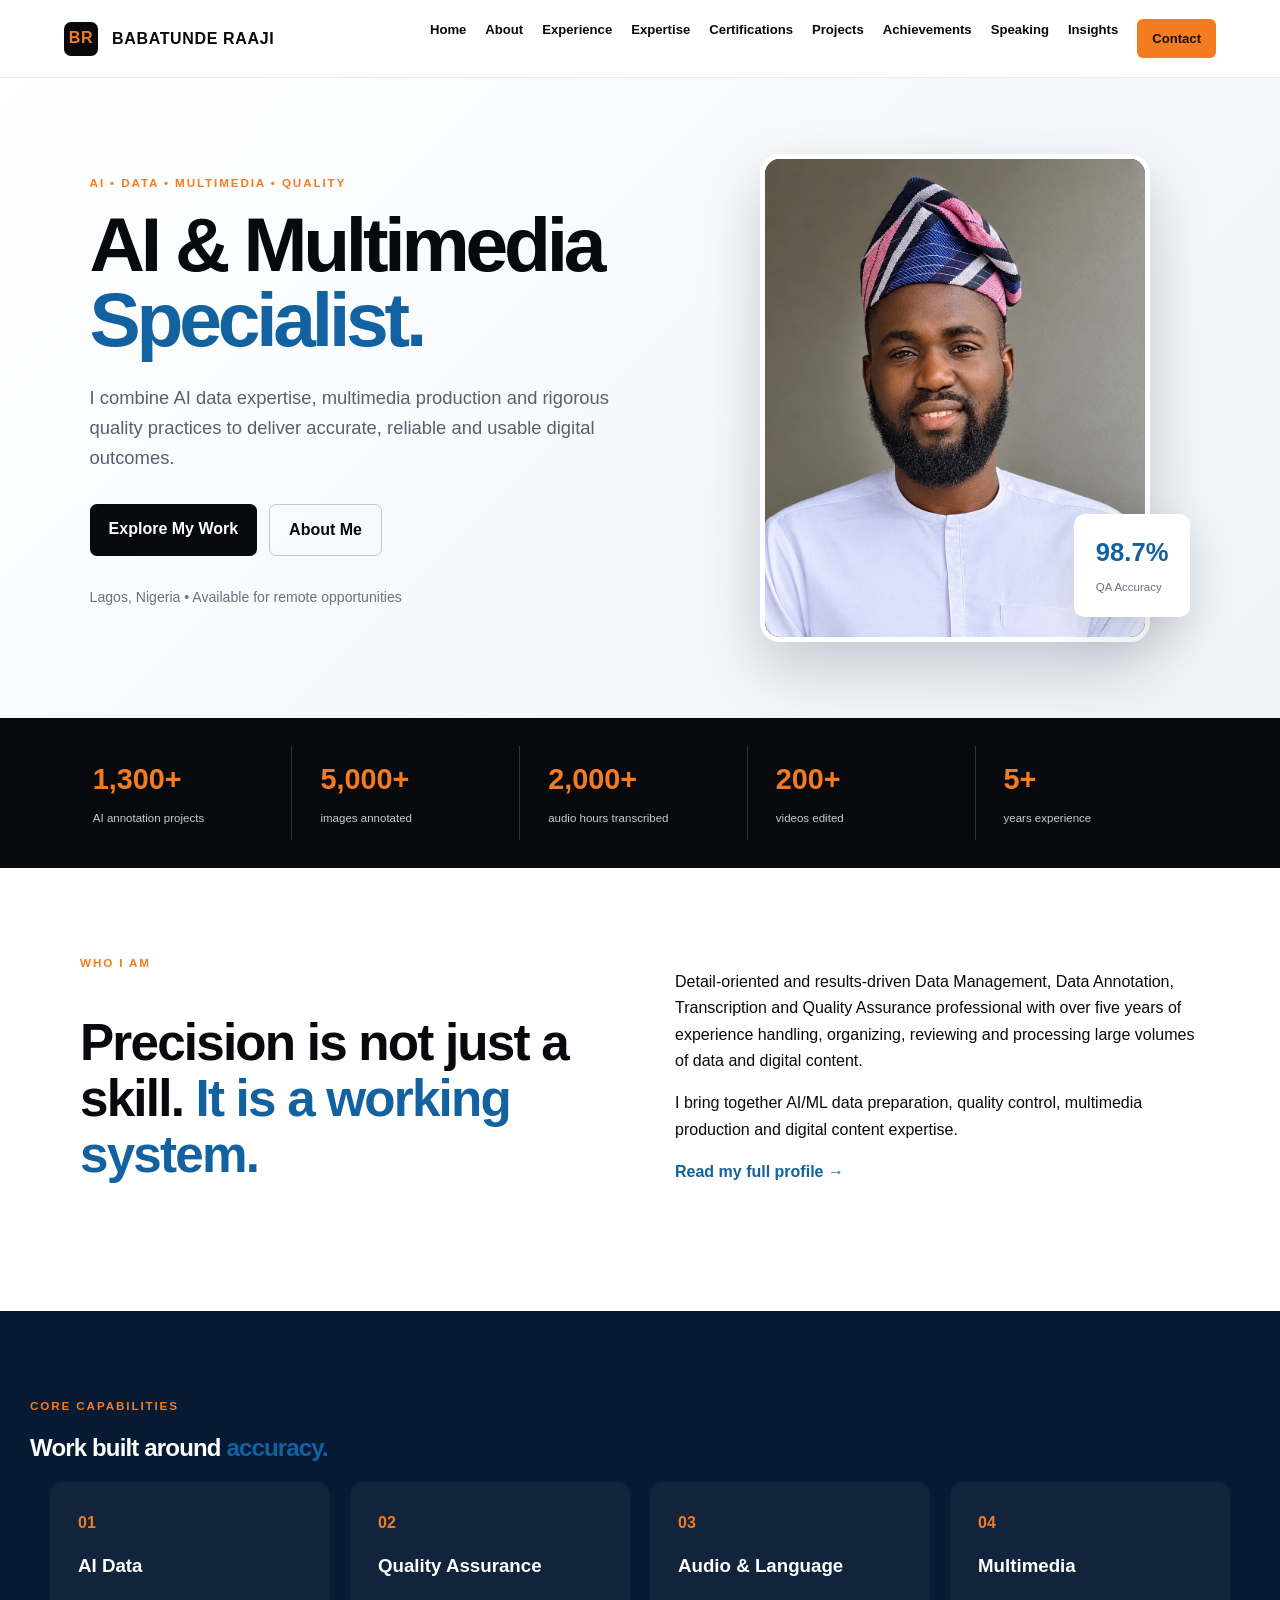
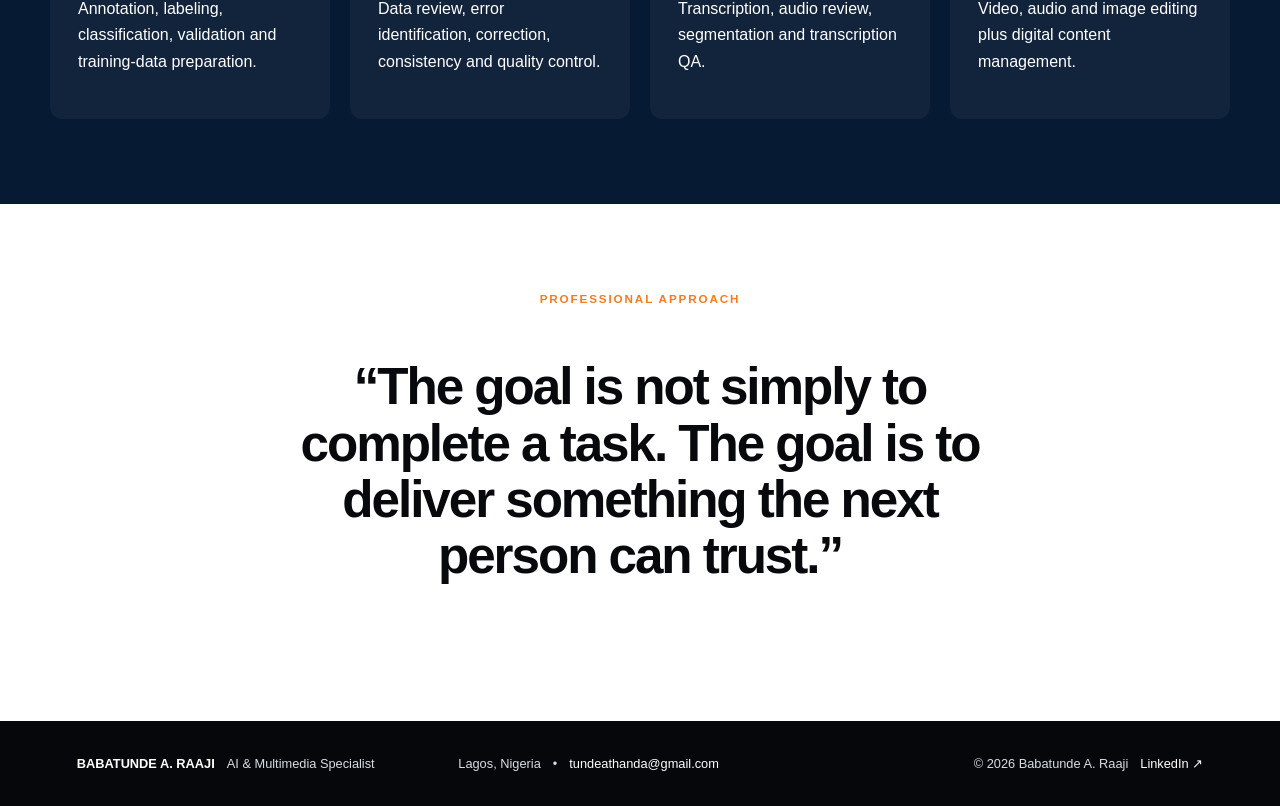
<file: index.html>
<!doctype html><html lang="en"><head><meta charset="utf-8"><meta name="viewport" content="width=device-width,initial-scale=1">
<meta name="description" content="Portfolio of Babatunde A. Raaji — AI data, data quality, transcription, multimedia and AI training-data specialist."><meta name="author" content="Babatunde A. Raaji"><meta property="og:title" content="AI & Multimedia Specialist | Babatunde A. Raaji">
<meta property="og:description" content="Portfolio of Babatunde A. Raaji — AI data, data quality, transcription, multimedia and AI training-data specialist."><meta property="og:type" content="website"><title>AI & Multimedia Specialist | Babatunde A. Raaji</title>
<link rel="stylesheet" href="assets/css/style.css"></head><body><header class="site-header">
<a class="brand" href="index.html"><span>BR</span> BABATUNDE RAAJI</a>
<button class="menu-toggle" aria-label="Open navigation">☰</button><nav class="nav"><a href="index.html">Home</a><a href="about.html">About</a><a href="experience.html">Experience</a><a href="expertise.html">Expertise</a><a href="certifications.html">Certifications</a><a href="projects.html">Projects</a><a href="achievements.html">Achievements</a><a href="speaking.html">Speaking</a><a href="insights.html">Insights</a><a href="contact.html">Contact</a></nav></header><main>
<section class="hero"><div><p class="eyebrow">AI • DATA • MULTIMEDIA • QUALITY</p><h1>AI &amp; Multimedia <span>Specialist.</span></h1>
<p class="lead">I combine AI data expertise, multimedia production and rigorous quality practices to deliver accurate, reliable and usable digital outcomes.</p>
<div class="actions"><a class="btn primary" href="projects.html">Explore My Work</a><a class="btn outline" href="about.html">About Me</a></div>
<p class="muted">Lagos, Nigeria • Available for remote opportunities</p></div>
<div class="hero-photo"><div class="photo-frame"><img src="assets/images/profile.jpg" alt="Babatunde A. Raaji — AI and Multimedia Specialist"></div><div class="float"><b>98.7%</b><span>QA Accuracy</span></div></div></section>
<section class="stats"><div><b>1,300+</b><span>AI annotation projects</span></div><div><b>5,000+</b><span>images annotated</span></div><div><b>2,000+</b><span>audio hours transcribed</span></div><div><b>200+</b><span>videos edited</span></div><div><b>5+</b><span>years experience</span></div></section>
<section class="section split"><div><p class="eyebrow">WHO I AM</p><h2>Precision is not just a skill. <span>It is a working system.</span></h2></div>
<div><p>Detail-oriented and results-driven Data Management, Data Annotation, Transcription and Quality Assurance professional with over five years of experience handling, organizing, reviewing and processing large volumes of data and digital content.</p>
<p>I bring together AI/ML data preparation, quality control, multimedia production and digital content expertise.</p><a class="link" href="about.html">Read my full profile →</a></div></section>
<section class="section dark"><div class="heading"><div><p class="eyebrow">CORE CAPABILITIES</p><h2>Work built around <span>accuracy.</span></h2></div></div>
<div class="grid four"><article><b>01</b><h3>AI Data</h3><p>Annotation, labeling, classification, validation and training-data preparation.</p></article><article><b>02</b><h3>Quality Assurance</h3><p>Data review, error identification, correction, consistency and quality control.</p></article><article><b>03</b><h3>Audio &amp; Language</h3><p>Transcription, audio review, segmentation and transcription QA.</p></article><article><b>04</b><h3>Multimedia</h3><p>Video, audio and image editing plus digital content management.</p></article></div></section>
<section class="section quote"><p class="eyebrow">PROFESSIONAL APPROACH</p><blockquote>“The goal is not simply to complete a task. The goal is to deliver something the next person can trust.”</blockquote></section>
</main><footer class="footer"><div><strong>BABATUNDE A. RAAJI</strong><span>AI &amp; Multimedia Specialist</span></div>
<div><span>Lagos, Nigeria</span><span>•</span><a href="mailto:tundeathanda@gmail.com">tundeathanda@gmail.com</a></div>
<div><span>© 2026 Babatunde A. Raaji</span><a href="https://www.linkedin.com/in/babatunde-raaji-04b175165" target="_blank" rel="noopener">LinkedIn ↗</a></div></footer><script src="assets/js/script.js"></script></body></html>
</file>
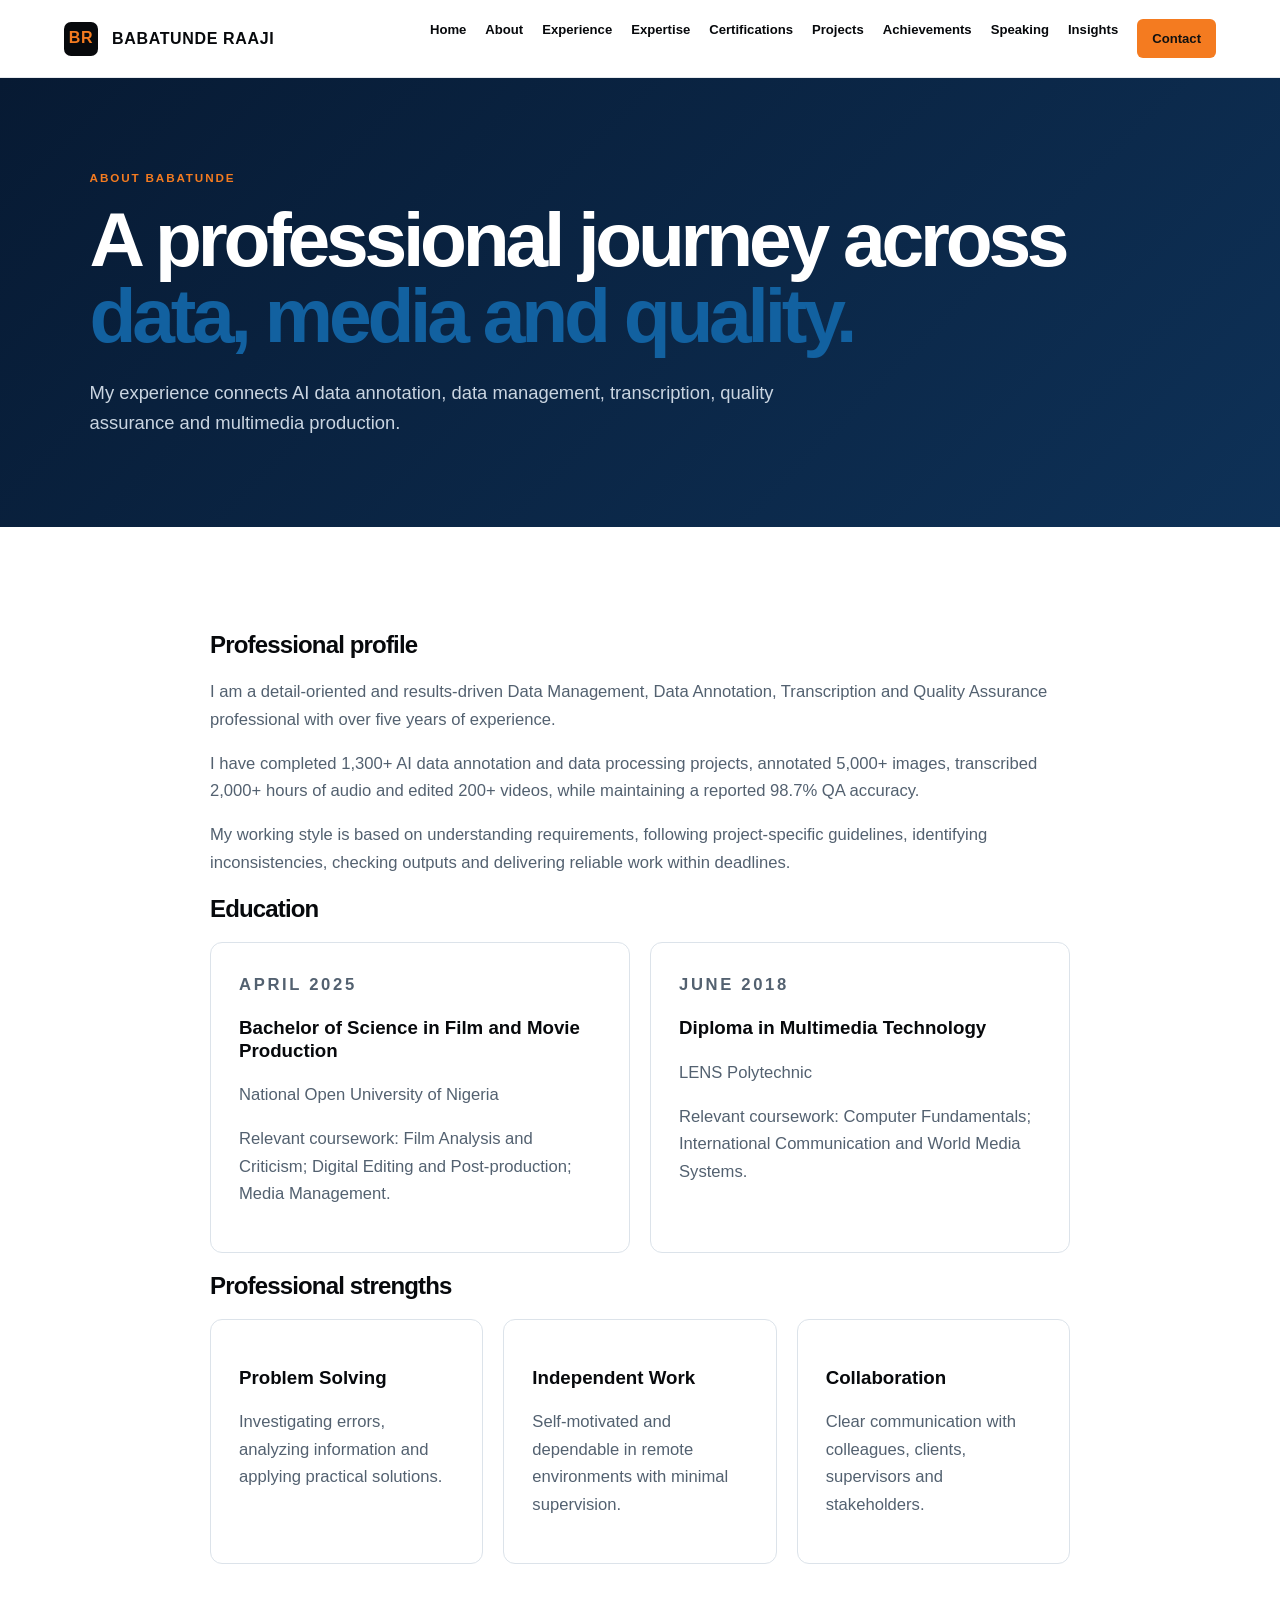
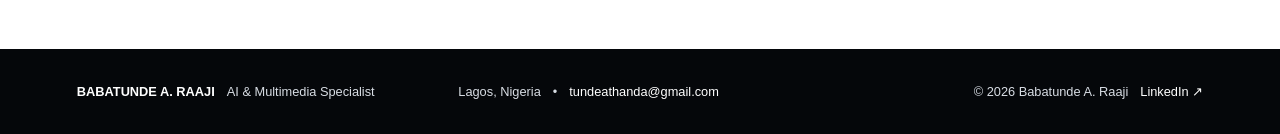
<file: about.html>
<!doctype html><html lang="en"><head><meta charset="utf-8"><meta name="viewport" content="width=device-width,initial-scale=1">
<meta name="description" content="About Babatunde A. Raaji and his professional background."><meta name="author" content="Babatunde A. Raaji"><meta property="og:title" content="About Me | Babatunde A. Raaji">
<meta property="og:description" content="About Babatunde A. Raaji and his professional background."><meta property="og:type" content="website"><title>About Me | Babatunde A. Raaji</title>
<link rel="stylesheet" href="assets/css/style.css"></head><body><header class="site-header">
<a class="brand" href="index.html"><span>BR</span> BABATUNDE RAAJI</a>
<button class="menu-toggle" aria-label="Open navigation">☰</button><nav class="nav"><a href="index.html">Home</a><a href="about.html">About</a><a href="experience.html">Experience</a><a href="expertise.html">Expertise</a><a href="certifications.html">Certifications</a><a href="projects.html">Projects</a><a href="achievements.html">Achievements</a><a href="speaking.html">Speaking</a><a href="insights.html">Insights</a><a href="contact.html">Contact</a></nav></header><main>
<section class="page-hero"><p class="eyebrow">ABOUT BABATUNDE</p><h1>A professional journey across <span>data, media and quality.</span></h1>
<p class="lead">My experience connects AI data annotation, data management, transcription, quality assurance and multimedia production.</p></section>
<section class="section prose"><h2>Professional profile</h2>
<p>I am a detail-oriented and results-driven Data Management, Data Annotation, Transcription and Quality Assurance professional with over five years of experience.</p>
<p>I have completed 1,300+ AI data annotation and data processing projects, annotated 5,000+ images, transcribed 2,000+ hours of audio and edited 200+ videos, while maintaining a reported 98.7% QA accuracy.</p>
<p>My working style is based on understanding requirements, following project-specific guidelines, identifying inconsistencies, checking outputs and delivering reliable work within deadlines.</p>
<h2>Education</h2><div class="grid two"><article class="card"><p class="eyebrow">APRIL 2025</p><h3>Bachelor of Science in Film and Movie Production</h3><p>National Open University of Nigeria</p><p>Relevant coursework: Film Analysis and Criticism; Digital Editing and Post-production; Media Management.</p></article>
<article class="card"><p class="eyebrow">JUNE 2018</p><h3>Diploma in Multimedia Technology</h3><p>LENS Polytechnic</p><p>Relevant coursework: Computer Fundamentals; International Communication and World Media Systems.</p></article></div>
<h2>Professional strengths</h2><div class="grid three"><article class="card"><h3>Problem Solving</h3><p>Investigating errors, analyzing information and applying practical solutions.</p></article><article class="card"><h3>Independent Work</h3><p>Self-motivated and dependable in remote environments with minimal supervision.</p></article><article class="card"><h3>Collaboration</h3><p>Clear communication with colleagues, clients, supervisors and stakeholders.</p></article></div>
</section></main><footer class="footer"><div><strong>BABATUNDE A. RAAJI</strong><span>AI &amp; Multimedia Specialist</span></div>
<div><span>Lagos, Nigeria</span><span>•</span><a href="mailto:tundeathanda@gmail.com">tundeathanda@gmail.com</a></div>
<div><span>© 2026 Babatunde A. Raaji</span><a href="https://www.linkedin.com/in/babatunde-raaji-04b175165" target="_blank" rel="noopener">LinkedIn ↗</a></div></footer><script src="assets/js/script.js"></script></body></html>
</file>
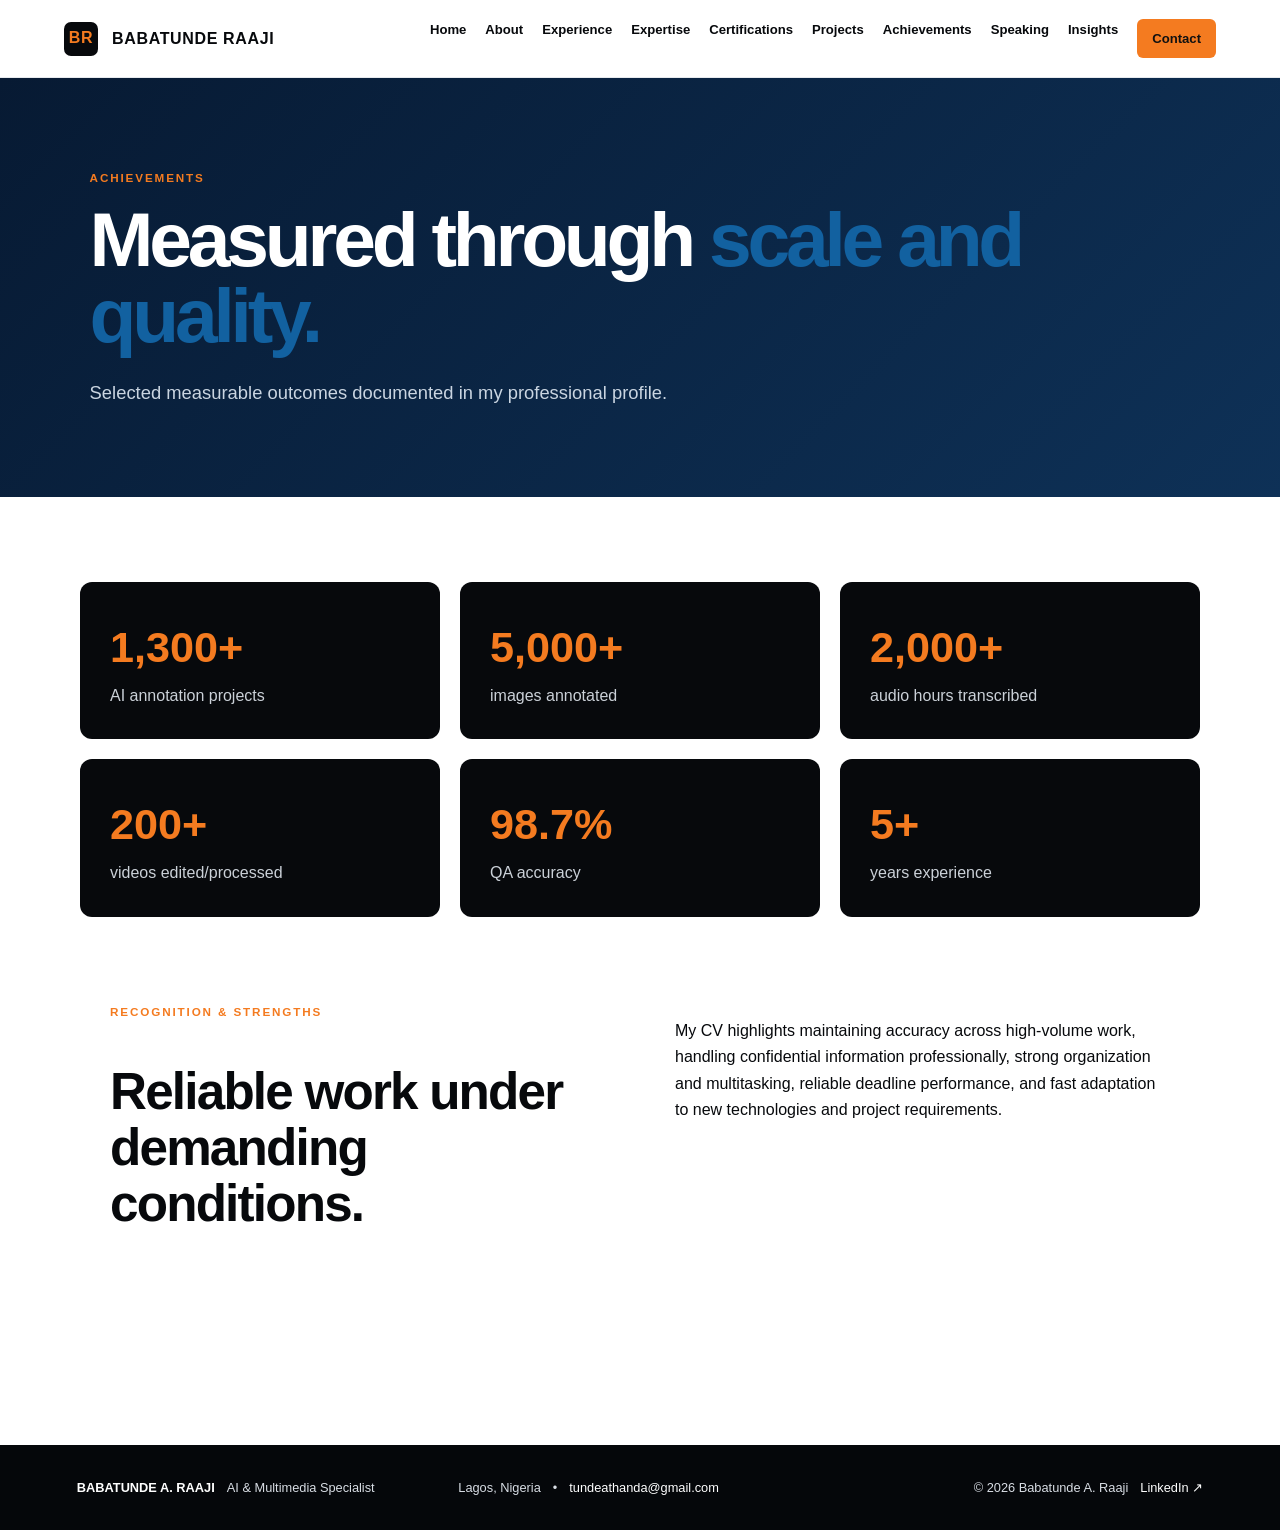
<file: achievements.html>
<!doctype html><html lang="en"><head><meta charset="utf-8"><meta name="viewport" content="width=device-width,initial-scale=1">
<meta name="description" content="Professional achievements of Babatunde A. Raaji."><meta name="author" content="Babatunde A. Raaji"><meta property="og:title" content="Achievements | Babatunde A. Raaji">
<meta property="og:description" content="Professional achievements of Babatunde A. Raaji."><meta property="og:type" content="website"><title>Achievements | Babatunde A. Raaji</title>
<link rel="stylesheet" href="assets/css/style.css"></head><body><header class="site-header">
<a class="brand" href="index.html"><span>BR</span> BABATUNDE RAAJI</a>
<button class="menu-toggle" aria-label="Open navigation">☰</button><nav class="nav"><a href="index.html">Home</a><a href="about.html">About</a><a href="experience.html">Experience</a><a href="expertise.html">Expertise</a><a href="certifications.html">Certifications</a><a href="projects.html">Projects</a><a href="achievements.html">Achievements</a><a href="speaking.html">Speaking</a><a href="insights.html">Insights</a><a href="contact.html">Contact</a></nav></header><main>
<section class="page-hero"><p class="eyebrow">ACHIEVEMENTS</p><h1>Measured through <span>scale and quality.</span></h1><p class="lead">Selected measurable outcomes documented in my professional profile.</p></section>
<section class="section"><div class="achievement-grid">
<div><b>1,300+</b><span>AI annotation projects</span></div><div><b>5,000+</b><span>images annotated</span></div><div><b>2,000+</b><span>audio hours transcribed</span></div>
<div><b>200+</b><span>videos edited/processed</span></div><div><b>98.7%</b><span>QA accuracy</span></div><div><b>5+</b><span>years experience</span></div></div>
<div class="section split"><div><p class="eyebrow">RECOGNITION &amp; STRENGTHS</p><h2>Reliable work under demanding conditions.</h2></div>
<p>My CV highlights maintaining accuracy across high-volume work, handling confidential information professionally, strong organization and multitasking, reliable deadline performance, and fast adaptation to new technologies and project requirements.</p></div></section></main><footer class="footer"><div><strong>BABATUNDE A. RAAJI</strong><span>AI &amp; Multimedia Specialist</span></div>
<div><span>Lagos, Nigeria</span><span>•</span><a href="mailto:tundeathanda@gmail.com">tundeathanda@gmail.com</a></div>
<div><span>© 2026 Babatunde A. Raaji</span><a href="https://www.linkedin.com/in/babatunde-raaji-04b175165" target="_blank" rel="noopener">LinkedIn ↗</a></div></footer><script src="assets/js/script.js"></script></body></html>
</file>
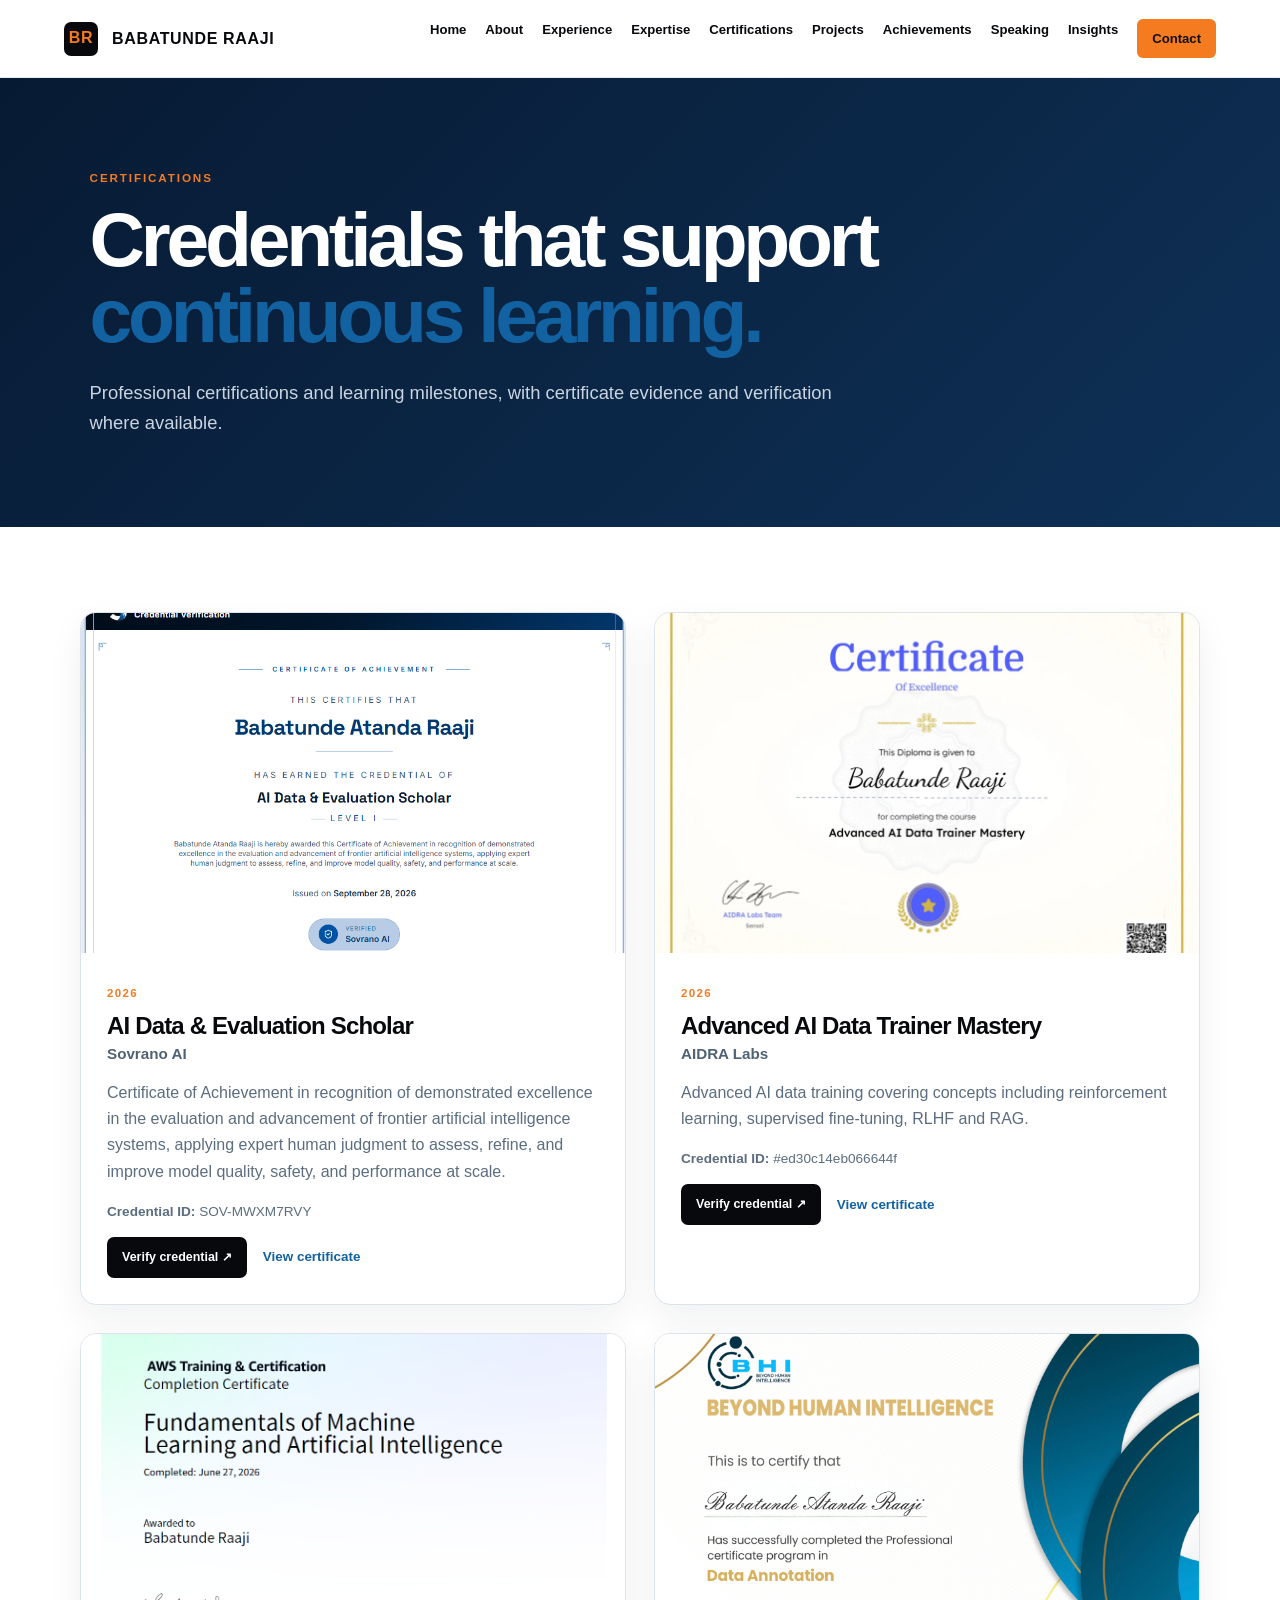
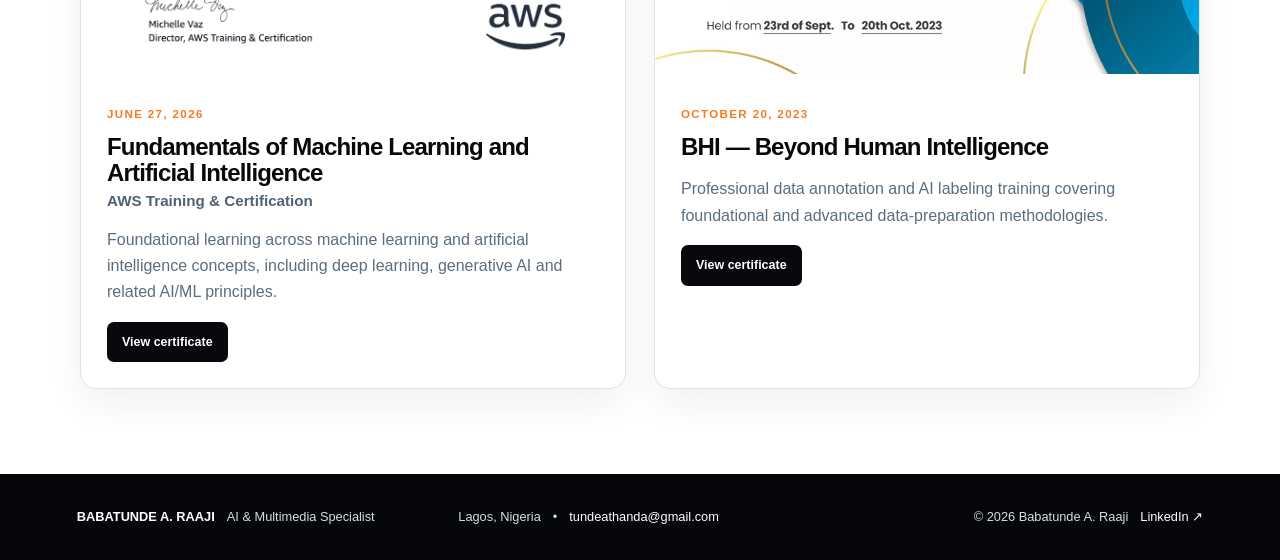
<file: certifications.html>
<!doctype html><html lang="en"><head><meta charset="utf-8"><meta name="viewport" content="width=device-width,initial-scale=1">
<meta name="description" content="Professional certifications and credentials of Babatunde A. Raaji, AI and Multimedia Specialist."><meta name="author" content="Babatunde A. Raaji"><meta property="og:title" content="Certifications | Babatunde A. Raaji"><meta property="og:description" content="Professional certifications and credentials of Babatunde A. Raaji."><meta property="og:type" content="website"><title>Certifications | Babatunde A. Raaji</title>
<link rel="stylesheet" href="assets/css/style.css"></head><body><header class="site-header"><a class="brand" href="index.html"><span>BR</span> BABATUNDE RAAJI</a><button class="menu-toggle" aria-label="Open navigation">☰</button><nav class="nav"><a href="index.html">Home</a><a href="about.html">About</a><a href="experience.html">Experience</a><a href="expertise.html">Expertise</a><a href="certifications.html">Certifications</a><a href="projects.html">Projects</a><a href="achievements.html">Achievements</a><a href="speaking.html">Speaking</a><a href="insights.html">Insights</a><a href="contact.html">Contact</a></nav></header><main>
<section class="page-hero"><p class="eyebrow">CERTIFICATIONS</p><h1>Credentials that support <span>continuous learning.</span></h1><p class="lead">Professional certifications and learning milestones, with certificate evidence and verification where available.</p></section>
<section class="section"><div class="cert-grid">
<article class="cert-card"><a class="cert-image" href="assets/images/certificates/ai data & evaluation scholar-ai.png" target="_blank" rel="noopener"><img src="assets/images/certificates/ai data & evaluation scholar-ai.png" alt="AI Data & Evaluation Scholar"></a><div class="cert-body"><span class="cert-date">2026</span><h2>AI Data & Evaluation Scholar</h2><h3>Sovrano AI</h3><p>Certificate of Achievement in recognition of demonstrated excellence in the evaluation and advancement of frontier artificial intelligence systems, applying expert human judgment to assess, refine, and improve model quality, safety, and performance at scale.</p><p class="credential-id"><strong>Credential ID:</strong> SOV-MWXM7RVY</p><div class="cert-actions"><a class="button small" href="https://app.sovrano.ai/certificate?certId=SOV-MWXM7RVY&utm_source=user&utm_medium=referral&utm_campaign=certificateShare" target="_blank" rel="noopener">Verify credential ↗</a><a class="text-link" href="assets/images/certificates/ai data & evaluation scholar-ai.png" target="_blank" rel="noopener">View certificate</a></div></div></article>
<article class="cert-card"><a class="cert-image" href="assets/images/certificates/aidra-advanced-ai-data-trainer.png" target="_blank" rel="noopener"><img src="assets/images/certificates/aidra-advanced-ai-data-trainer.png" alt="AIDRA Labs Advanced AI Data Trainer Mastery certificate"></a><div class="cert-body"><span class="cert-date">2026</span><h2>Advanced AI Data Trainer Mastery</h2><h3>AIDRA Labs</h3><p>Advanced AI data training covering concepts including reinforcement learning, supervised fine-tuning, RLHF and RAG.</p><p class="credential-id"><strong>Credential ID:</strong> #ed30c14eb066644f</p><div class="cert-actions"><a class="button small" href="https://aidralabs.org/tutor-certificate?cert_hash=ed30c14eb066644f" target="_blank" rel="noopener">Verify credential ↗</a><a class="text-link" href="assets/images/certificates/aidra-advanced-ai-data-trainer.png" target="_blank" rel="noopener">View certificate</a></div></div></article>
<article class="cert-card"><a class="cert-image" href="assets/images/certificates/aws-fundamentals-machine-learning-ai.png" target="_blank" rel="noopener"><img src="assets/images/certificates/aws-fundamentals-machine-learning-ai.png" alt="AWS Fundamentals of Machine Learning and Artificial Intelligence certificate"></a><div class="cert-body"><span class="cert-date">JUNE 27, 2026</span><h2>Fundamentals of Machine Learning and Artificial Intelligence</h2><h3>AWS Training &amp; Certification</h3><p>Foundational learning across machine learning and artificial intelligence concepts, including deep learning, generative AI and related AI/ML principles.</p><div class="cert-actions"><a class="button small" href="assets/images/certificates/aws-fundamentals-machine-learning-ai.png" target="_blank" rel="noopener">View certificate</a></div></div></article>
<article class="cert-card"><a class="cert-image" href="assets/images/certificates/bhi-data-annotation-certificate.png" target="_blank" rel="noopener"><img src="assets/images/certificates/bhi-data-annotation-certificate.png" alt="AWS Fundamentals of Machine Learning and Artificial Intelligence certificate"></a><div class="cert-body"><span class="cert-date">OCTOBER 20, 2023</span><h2>BHI — Beyond Human Intelligence</h3><p>Professional data annotation and AI labeling training covering foundational and advanced data-preparation methodologies.</p><div class="cert-actions"><a class="button small" href="assets/images/certificates/bhi-data-annotation-certificate.png" target="_blank" rel="noopener">View certificate</a></div></div></article>
</div></section></main><footer class="footer"><div><strong>BABATUNDE A. RAAJI</strong><span>AI &amp; Multimedia Specialist</span></div><div><span>Lagos, Nigeria</span><span>•</span><a href="mailto:tundeathanda@gmail.com">tundeathanda@gmail.com</a></div><div><span>© 2026 Babatunde A. Raaji</span><a href="https://www.linkedin.com/in/babatunde-raaji-04b175165" target="_blank" rel="noopener">LinkedIn ↗</a></div></footer><script src="assets/js/script.js"></script></body></html>
</file>
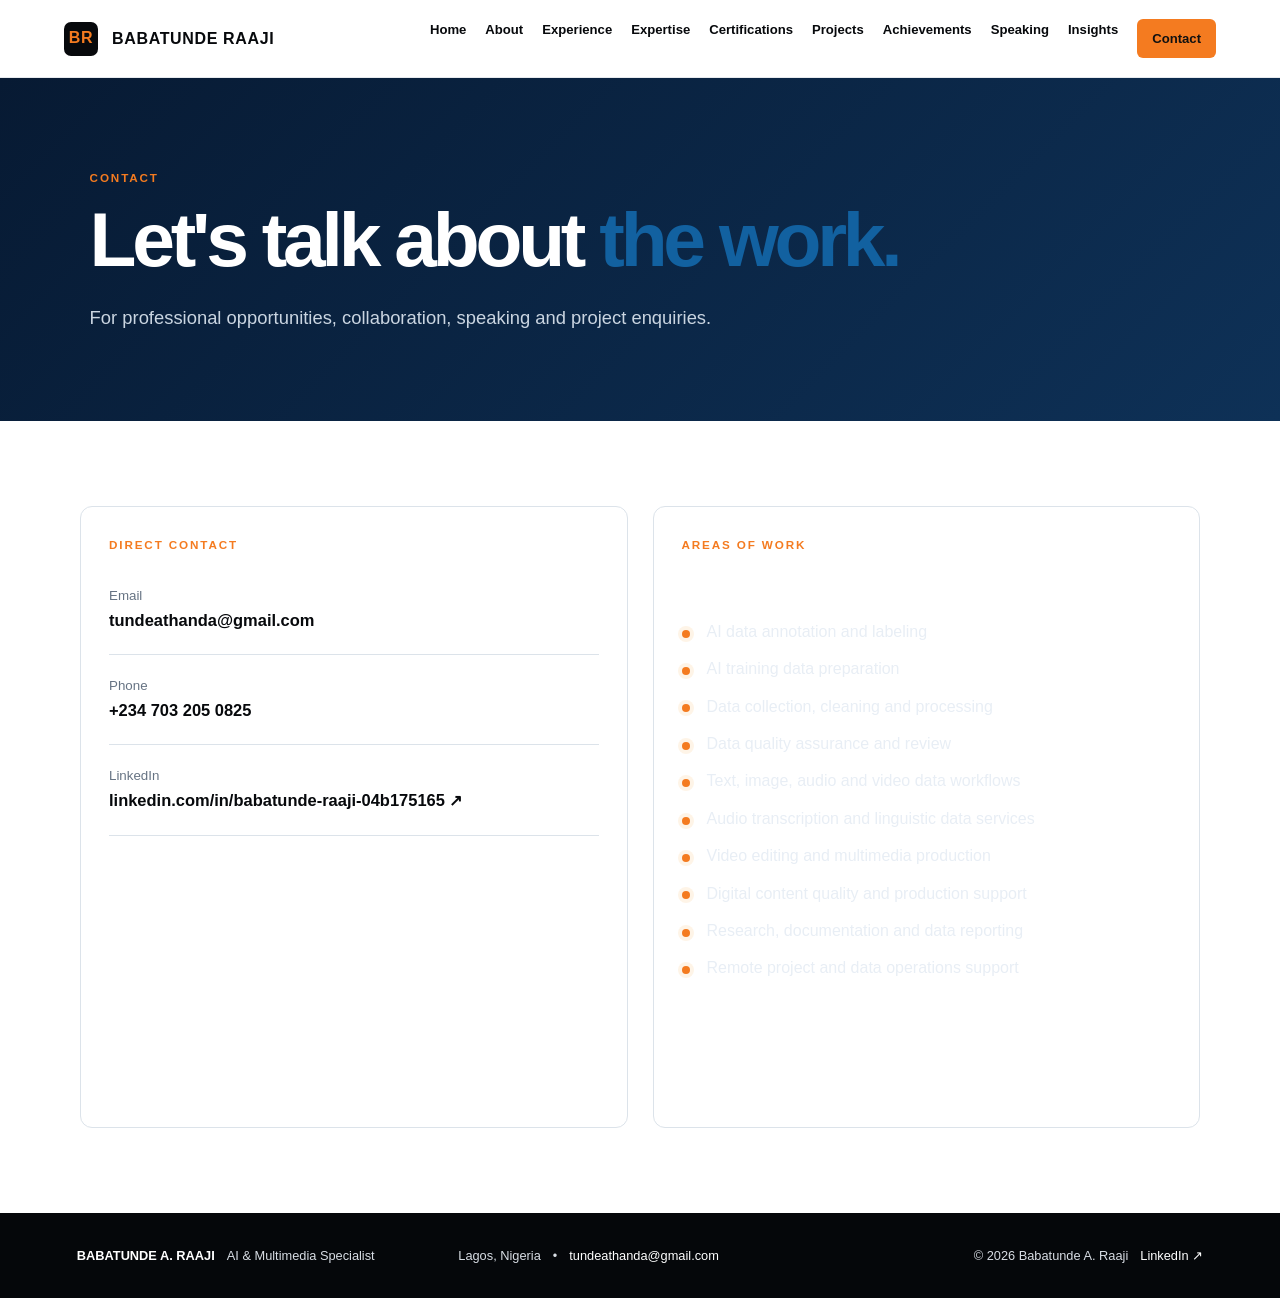
<file: contact.html>
<!doctype html><html lang="en"><head><meta charset="utf-8"><meta name="viewport" content="width=device-width,initial-scale=1">
<meta name="description" content="Contact Babatunde A. Raaji."><meta name="author" content="Babatunde A. Raaji"><meta property="og:title" content="Contact | Babatunde A. Raaji">
<meta property="og:description" content="Contact Babatunde A. Raaji."><meta property="og:type" content="website"><title>Contact | Babatunde A. Raaji</title>
<link rel="stylesheet" href="assets/css/style.css"></head><body><header class="site-header">
<a class="brand" href="index.html"><span>BR</span> BABATUNDE RAAJI</a>
<button class="menu-toggle" aria-label="Open navigation">☰</button><nav class="nav"><a href="index.html">Home</a><a href="about.html">About</a><a href="experience.html">Experience</a><a href="expertise.html">Expertise</a><a href="certifications.html">Certifications</a><a href="projects.html">Projects</a><a href="achievements.html">Achievements</a><a href="speaking.html">Speaking</a><a href="insights.html">Insights</a><a href="contact.html">Contact</a></nav></header><main>
<section class="page-hero"><p class="eyebrow">CONTACT</p><h1>Let's talk about <span>the work.</span></h1><p class="lead">For professional opportunities, collaboration, speaking and project enquiries.</p></section>
<section class="section contact-grid"><div class="card"><p class="eyebrow">DIRECT CONTACT</p><a class="contact" href="mailto:tundeathanda@gmail.com"><small>Email</small><b>tundeathanda@gmail.com</b></a>
<a class="contact" href="tel:+2347032050825"><small>Phone</small><b>+234 703 205 0825</b></a><a class="contact" href="https://www.linkedin.com/in/babatunde-raaji-04b175165" target="_blank"><small>LinkedIn</small><b>linkedin.com/in/babatunde-raaji-04b175165 ↗</b></a></div>
<div class="card dark work-card"><p class="eyebrow">AREAS OF WORK</p><h2>What I offer</h2><ul class="work-list"><li>AI data annotation and labeling</li><li>AI training data preparation</li><li>Data collection, cleaning and processing</li><li>Data quality assurance and review</li><li>Text, image, audio and video data workflows</li><li>Audio transcription and linguistic data services</li><li>Video editing and multimedia production</li><li>Digital content quality and production support</li><li>Research, documentation and data reporting</li><li>Remote project and data operations support</li></ul><p>Open to remote opportunities, project-based engagements, speaking and professional collaborations where accuracy and dependable execution matter.</p></div></section></main><footer class="footer"><div><strong>BABATUNDE A. RAAJI</strong><span>AI &amp; Multimedia Specialist</span></div>
<div><span>Lagos, Nigeria</span><span>•</span><a href="mailto:tundeathanda@gmail.com">tundeathanda@gmail.com</a></div>
<div><span>© 2026 Babatunde A. Raaji</span><a href="https://www.linkedin.com/in/babatunde-raaji-04b175165" target="_blank" rel="noopener">LinkedIn ↗</a></div></footer><script src="assets/js/script.js"></script></body></html>
</file>
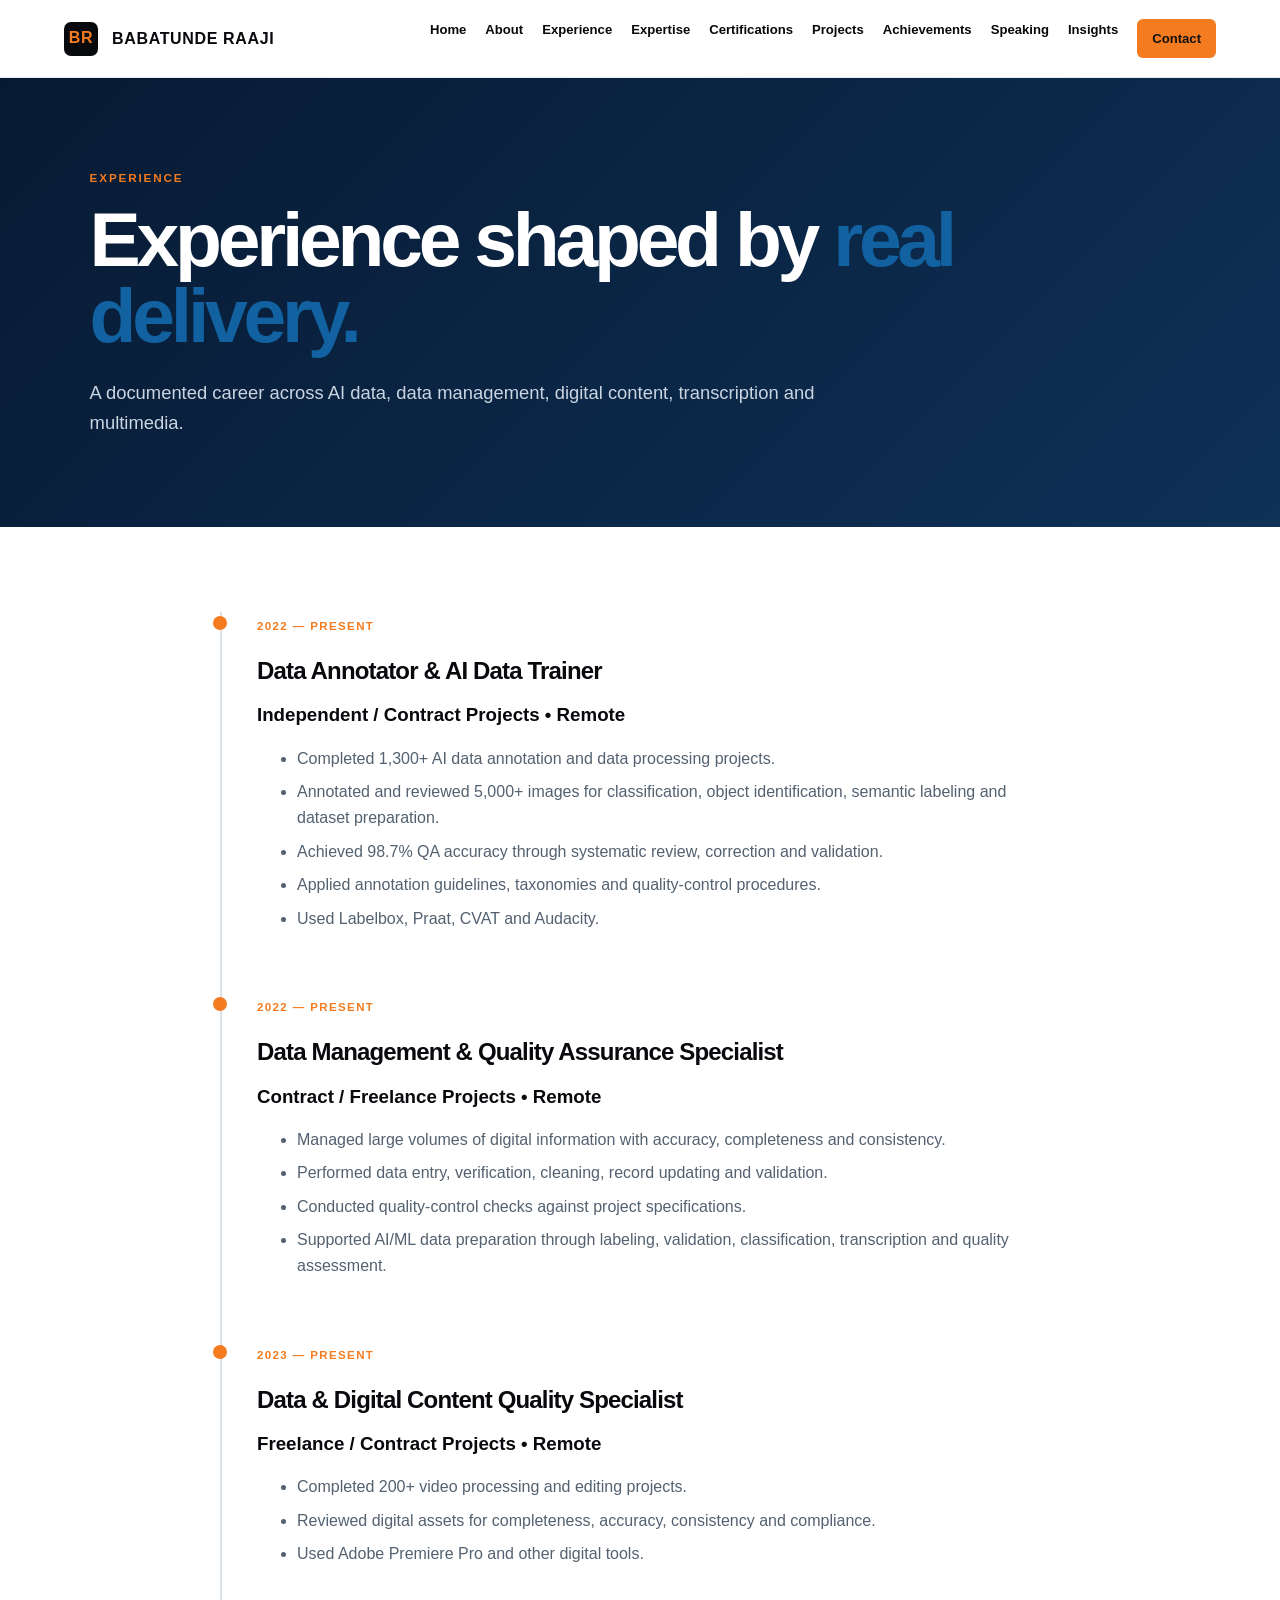
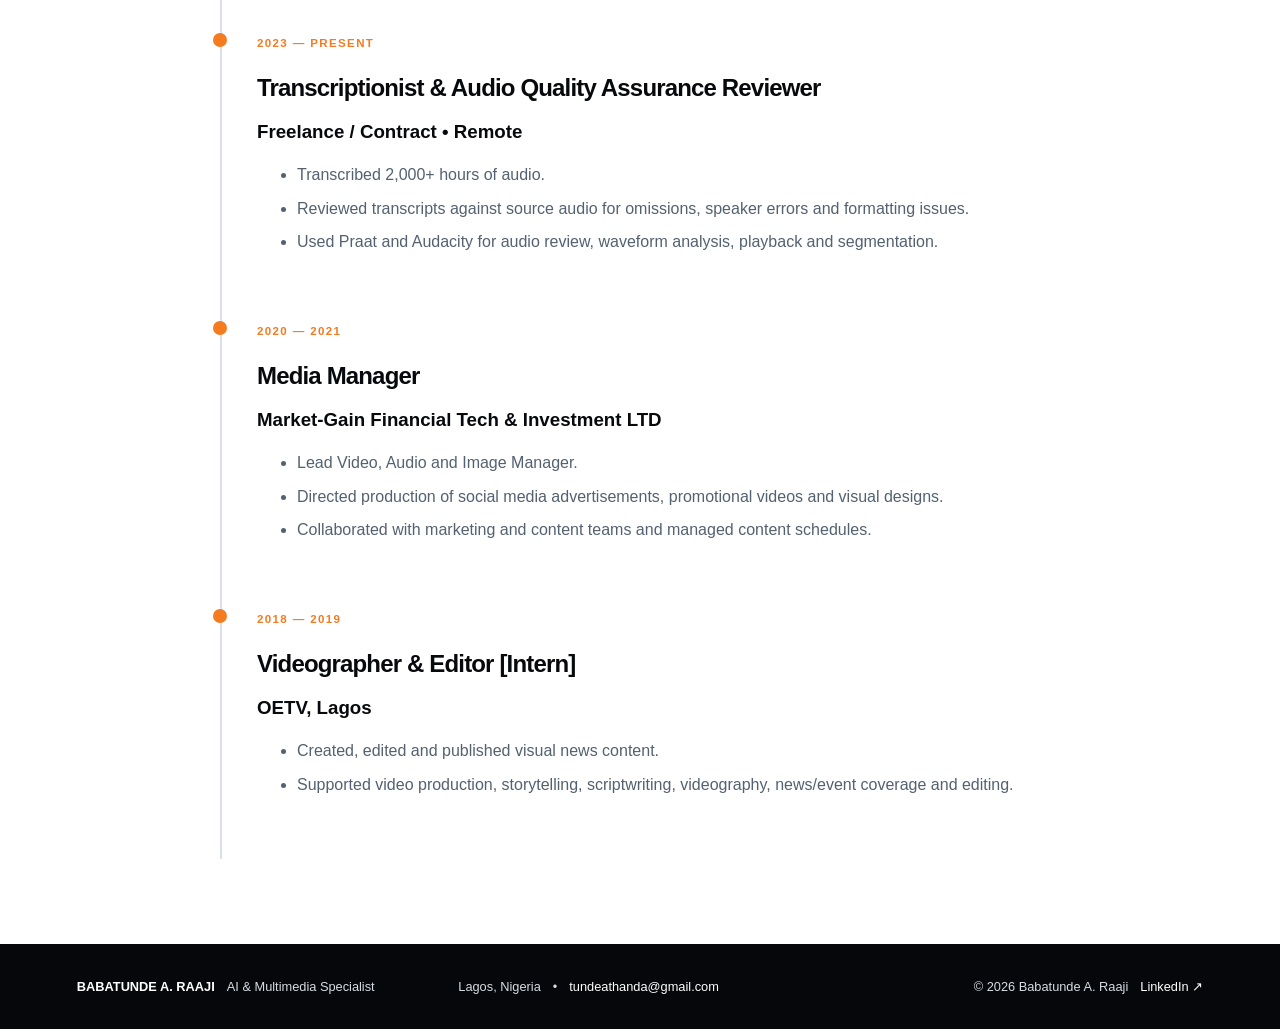
<file: experience.html>
<!doctype html><html lang="en"><head><meta charset="utf-8"><meta name="viewport" content="width=device-width,initial-scale=1">
<meta name="description" content="Professional experience of Babatunde A. Raaji."><meta name="author" content="Babatunde A. Raaji"><meta property="og:title" content="Experience | Babatunde A. Raaji">
<meta property="og:description" content="Professional experience of Babatunde A. Raaji."><meta property="og:type" content="website"><title>Experience | Babatunde A. Raaji</title>
<link rel="stylesheet" href="assets/css/style.css"></head><body><header class="site-header">
<a class="brand" href="index.html"><span>BR</span> BABATUNDE RAAJI</a>
<button class="menu-toggle" aria-label="Open navigation">☰</button><nav class="nav"><a href="index.html">Home</a><a href="about.html">About</a><a href="experience.html">Experience</a><a href="expertise.html">Expertise</a><a href="certifications.html">Certifications</a><a href="projects.html">Projects</a><a href="achievements.html">Achievements</a><a href="speaking.html">Speaking</a><a href="insights.html">Insights</a><a href="contact.html">Contact</a></nav></header><main>
<section class="page-hero"><p class="eyebrow">EXPERIENCE</p><h1>Experience shaped by <span>real delivery.</span></h1><p class="lead">A documented career across AI data, data management, digital content, transcription and multimedia.</p></section>
<section class="section timeline">
<article><span>2022 — PRESENT</span><h2>Data Annotator &amp; AI Data Trainer</h2><h3>Independent / Contract Projects • Remote</h3><ul><li>Completed 1,300+ AI data annotation and data processing projects.</li><li>Annotated and reviewed 5,000+ images for classification, object identification, semantic labeling and dataset preparation.</li><li>Achieved 98.7% QA accuracy through systematic review, correction and validation.</li><li>Applied annotation guidelines, taxonomies and quality-control procedures.</li><li>Used Labelbox, Praat, CVAT and Audacity.</li></ul></article>
<article><span>2022 — PRESENT</span><h2>Data Management &amp; Quality Assurance Specialist</h2><h3>Contract / Freelance Projects • Remote</h3><ul><li>Managed large volumes of digital information with accuracy, completeness and consistency.</li><li>Performed data entry, verification, cleaning, record updating and validation.</li><li>Conducted quality-control checks against project specifications.</li><li>Supported AI/ML data preparation through labeling, validation, classification, transcription and quality assessment.</li></ul></article>
<article><span>2023 — PRESENT</span><h2>Data &amp; Digital Content Quality Specialist</h2><h3>Freelance / Contract Projects • Remote</h3><ul><li>Completed 200+ video processing and editing projects.</li><li>Reviewed digital assets for completeness, accuracy, consistency and compliance.</li><li>Used Adobe Premiere Pro and other digital tools.</li></ul></article>
<article><span>2023 — PRESENT</span><h2>Transcriptionist &amp; Audio Quality Assurance Reviewer</h2><h3>Freelance / Contract • Remote</h3><ul><li>Transcribed 2,000+ hours of audio.</li><li>Reviewed transcripts against source audio for omissions, speaker errors and formatting issues.</li><li>Used Praat and Audacity for audio review, waveform analysis, playback and segmentation.</li></ul></article>
<article><span>2020 — 2021</span><h2>Media Manager</h2><h3>Market-Gain Financial Tech &amp; Investment LTD</h3><ul><li>Lead Video, Audio and Image Manager.</li><li>Directed production of social media advertisements, promotional videos and visual designs.</li><li>Collaborated with marketing and content teams and managed content schedules.</li></ul></article>
<article><span>2018 — 2019</span><h2>Videographer &amp; Editor [Intern]</h2><h3>OETV, Lagos</h3><ul><li>Created, edited and published visual news content.</li><li>Supported video production, storytelling, scriptwriting, videography, news/event coverage and editing.</li></ul></article>
</section></main><footer class="footer"><div><strong>BABATUNDE A. RAAJI</strong><span>AI &amp; Multimedia Specialist</span></div>
<div><span>Lagos, Nigeria</span><span>•</span><a href="mailto:tundeathanda@gmail.com">tundeathanda@gmail.com</a></div>
<div><span>© 2026 Babatunde A. Raaji</span><a href="https://www.linkedin.com/in/babatunde-raaji-04b175165" target="_blank" rel="noopener">LinkedIn ↗</a></div></footer><script src="assets/js/script.js"></script></body></html>
</file>
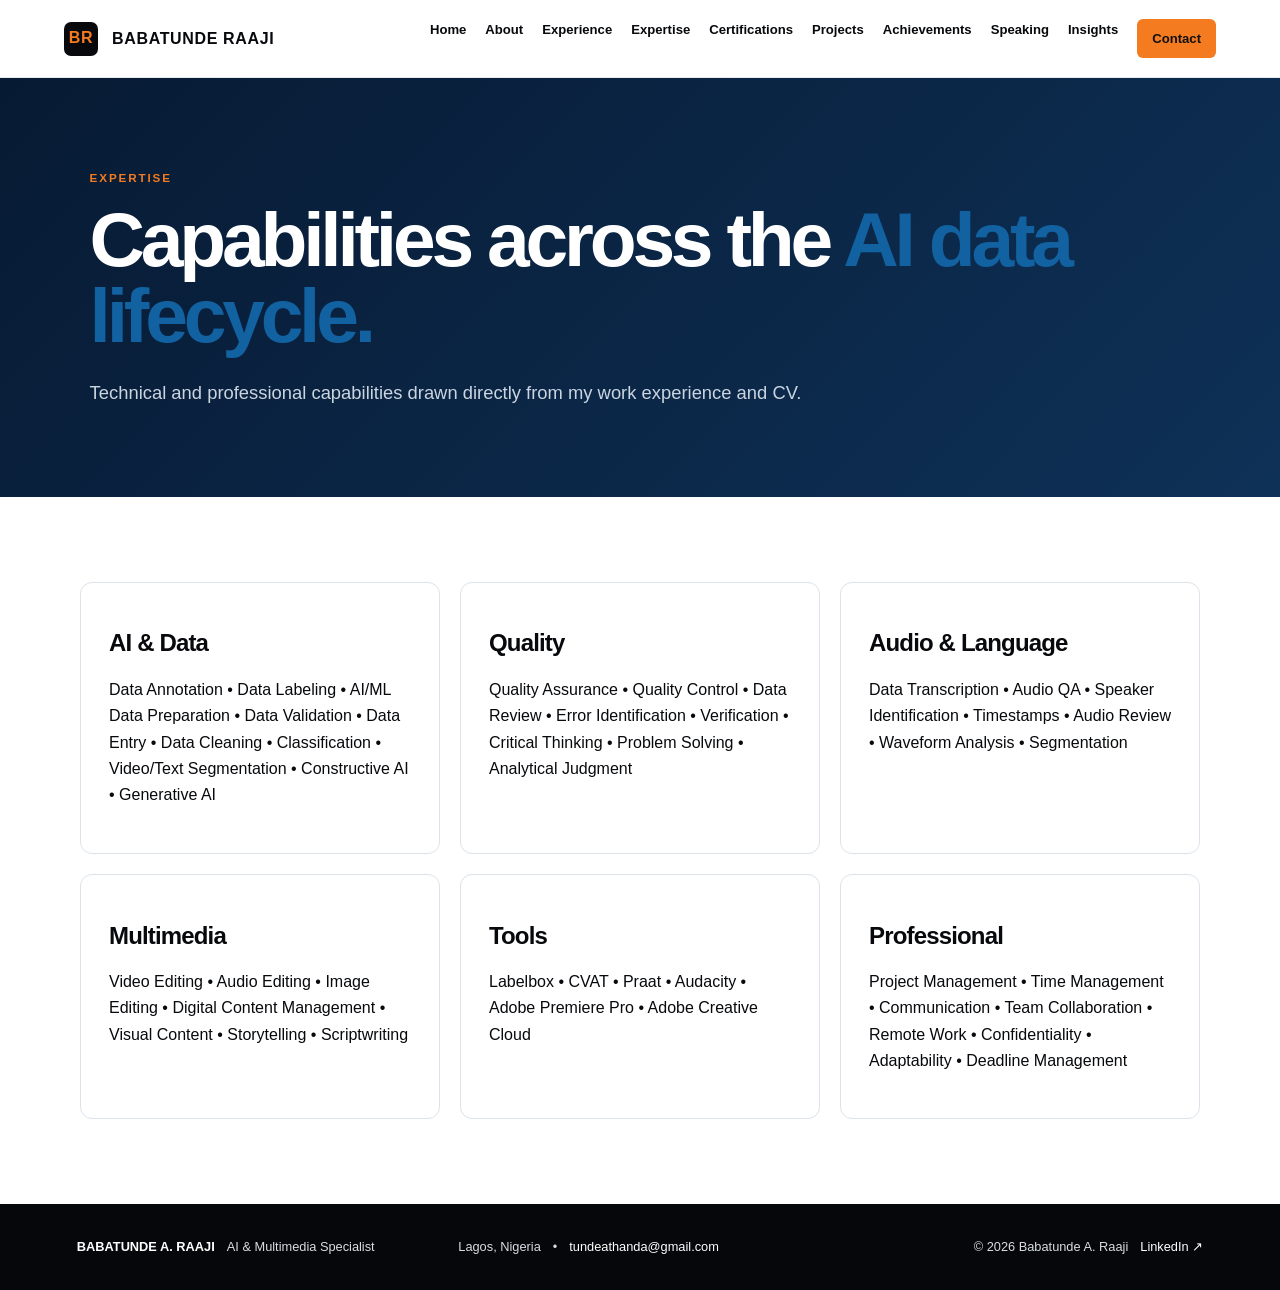
<file: expertise.html>
<!doctype html><html lang="en"><head><meta charset="utf-8"><meta name="viewport" content="width=device-width,initial-scale=1">
<meta name="description" content="Core professional expertise of Babatunde A. Raaji."><meta name="author" content="Babatunde A. Raaji"><meta property="og:title" content="Expertise | Babatunde A. Raaji">
<meta property="og:description" content="Core professional expertise of Babatunde A. Raaji."><meta property="og:type" content="website"><title>Expertise | Babatunde A. Raaji</title>
<link rel="stylesheet" href="assets/css/style.css"></head><body><header class="site-header">
<a class="brand" href="index.html"><span>BR</span> BABATUNDE RAAJI</a>
<button class="menu-toggle" aria-label="Open navigation">☰</button><nav class="nav"><a href="index.html">Home</a><a href="about.html">About</a><a href="experience.html">Experience</a><a href="expertise.html">Expertise</a><a href="certifications.html">Certifications</a><a href="projects.html">Projects</a><a href="achievements.html">Achievements</a><a href="speaking.html">Speaking</a><a href="insights.html">Insights</a><a href="contact.html">Contact</a></nav></header><main>
<section class="page-hero"><p class="eyebrow">EXPERTISE</p><h1>Capabilities across the <span>AI data lifecycle.</span></h1><p class="lead">Technical and professional capabilities drawn directly from my work experience and CV.</p></section>
<section class="section"><div class="grid three">
<article class="card"><h2>AI &amp; Data</h2><p>Data Annotation • Data Labeling • AI/ML Data Preparation • Data Validation • Data Entry • Data Cleaning • Classification • Video/Text Segmentation • Constructive AI • Generative AI</p></article>
<article class="card"><h2>Quality</h2><p>Quality Assurance • Quality Control • Data Review • Error Identification • Verification • Critical Thinking • Problem Solving • Analytical Judgment</p></article>
<article class="card"><h2>Audio &amp; Language</h2><p>Data Transcription • Audio QA • Speaker Identification • Timestamps • Audio Review • Waveform Analysis • Segmentation</p></article>
<article class="card"><h2>Multimedia</h2><p>Video Editing • Audio Editing • Image Editing • Digital Content Management • Visual Content • Storytelling • Scriptwriting</p></article>
<article class="card"><h2>Tools</h2><p>Labelbox • CVAT • Praat • Audacity • Adobe Premiere Pro • Adobe Creative Cloud</p></article>
<article class="card"><h2>Professional</h2><p>Project Management • Time Management • Communication • Team Collaboration • Remote Work • Confidentiality • Adaptability • Deadline Management</p></article>
</div></section></main><footer class="footer"><div><strong>BABATUNDE A. RAAJI</strong><span>AI &amp; Multimedia Specialist</span></div>
<div><span>Lagos, Nigeria</span><span>•</span><a href="mailto:tundeathanda@gmail.com">tundeathanda@gmail.com</a></div>
<div><span>© 2026 Babatunde A. Raaji</span><a href="https://www.linkedin.com/in/babatunde-raaji-04b175165" target="_blank" rel="noopener">LinkedIn ↗</a></div></footer><script src="assets/js/script.js"></script></body></html>
</file>
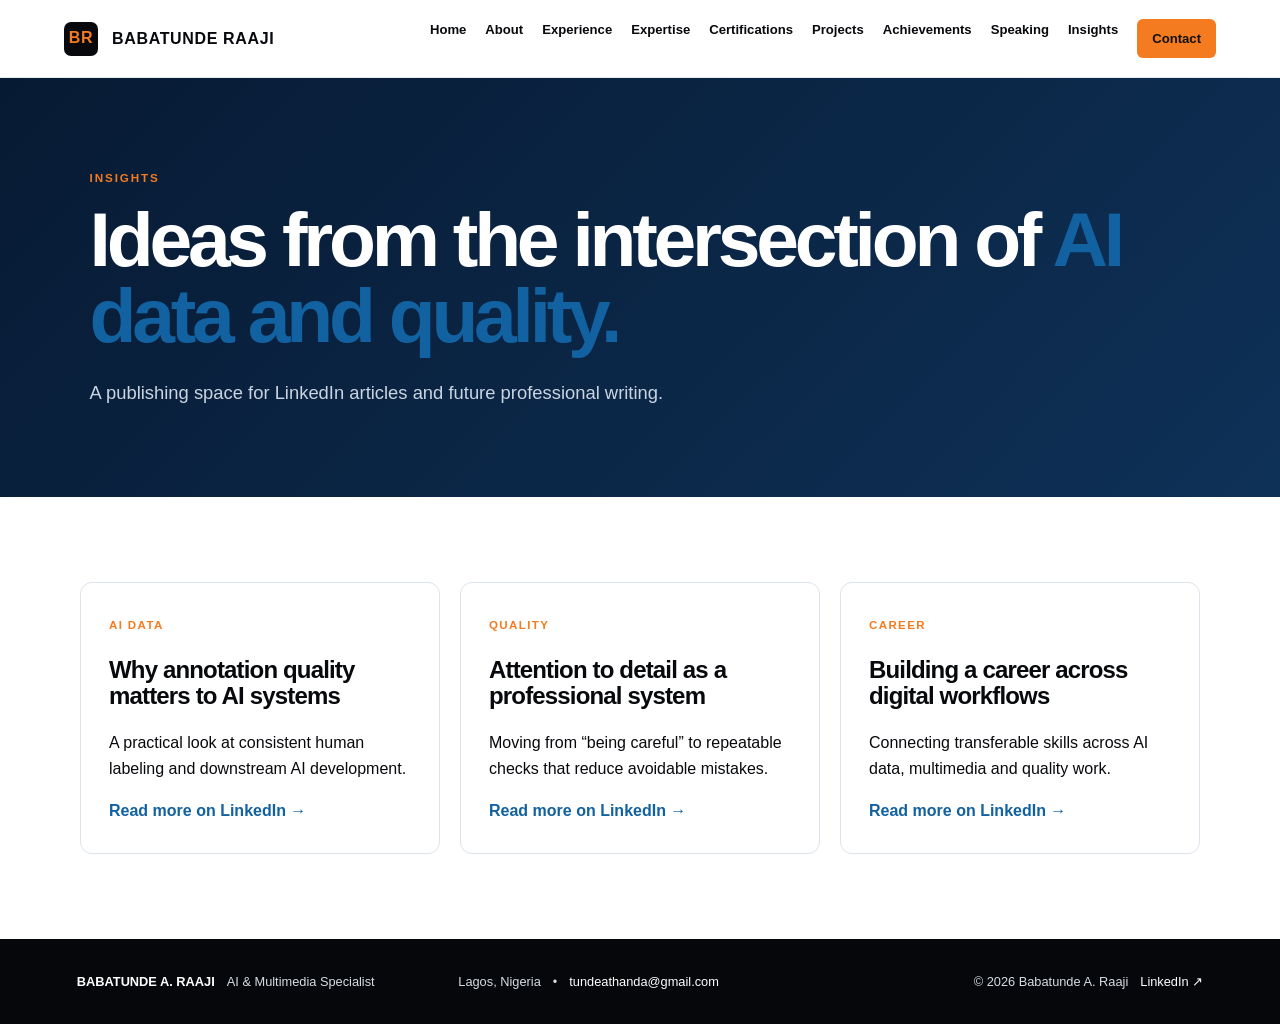
<file: insights.html>
<!doctype html><html lang="en"><head><meta charset="utf-8"><meta name="viewport" content="width=device-width,initial-scale=1">
<meta name="description" content="Professional insights by Babatunde A. Raaji."><meta name="author" content="Babatunde A. Raaji"><meta property="og:title" content="Insights | Babatunde A. Raaji">
<meta property="og:description" content="Professional insights by Babatunde A. Raaji."><meta property="og:type" content="website"><title>Insights | Babatunde A. Raaji</title>
<link rel="stylesheet" href="assets/css/style.css"></head><body><header class="site-header">
<a class="brand" href="index.html"><span>BR</span> BABATUNDE RAAJI</a>
<button class="menu-toggle" aria-label="Open navigation">☰</button><nav class="nav"><a href="index.html">Home</a><a href="about.html">About</a><a href="experience.html">Experience</a><a href="expertise.html">Expertise</a><a href="certifications.html">Certifications</a><a href="projects.html">Projects</a><a href="achievements.html">Achievements</a><a href="speaking.html">Speaking</a><a href="insights.html">Insights</a><a href="contact.html">Contact</a></nav></header><main>
<section class="page-hero"><p class="eyebrow">INSIGHTS</p><h1>Ideas from the intersection of <span>AI data and quality.</span></h1><p class="lead">A publishing space for LinkedIn articles and future professional writing.</p></section>
<section class="section"><div class="grid three">
<article class="card"><span>AI DATA</span><h2>Why annotation quality matters to AI systems</h2><p>A practical look at consistent human labeling and downstream AI development.</p><a class="link" href="https://www.linkedin.com/in/babatunde-raaji-04b175165" target="_blank">Read more on LinkedIn →</a></article>
<article class="card"><span>QUALITY</span><h2>Attention to detail as a professional system</h2><p>Moving from “being careful” to repeatable checks that reduce avoidable mistakes.</p><a class="link" href="https://www.linkedin.com/in/babatunde-raaji-04b175165" target="_blank">Read more on LinkedIn →</a></article>
<article class="card"><span>CAREER</span><h2>Building a career across digital workflows</h2><p>Connecting transferable skills across AI data, multimedia and quality work.</p><a class="link" href="https://www.linkedin.com/in/babatunde-raaji-04b175165" target="_blank">Read more on LinkedIn →</a></article>
</div></section></main><footer class="footer"><div><strong>BABATUNDE A. RAAJI</strong><span>AI &amp; Multimedia Specialist</span></div>
<div><span>Lagos, Nigeria</span><span>•</span><a href="mailto:tundeathanda@gmail.com">tundeathanda@gmail.com</a></div>
<div><span>© 2026 Babatunde A. Raaji</span><a href="https://www.linkedin.com/in/babatunde-raaji-04b175165" target="_blank" rel="noopener">LinkedIn ↗</a></div></footer><script src="assets/js/script.js"></script></body></html>
</file>
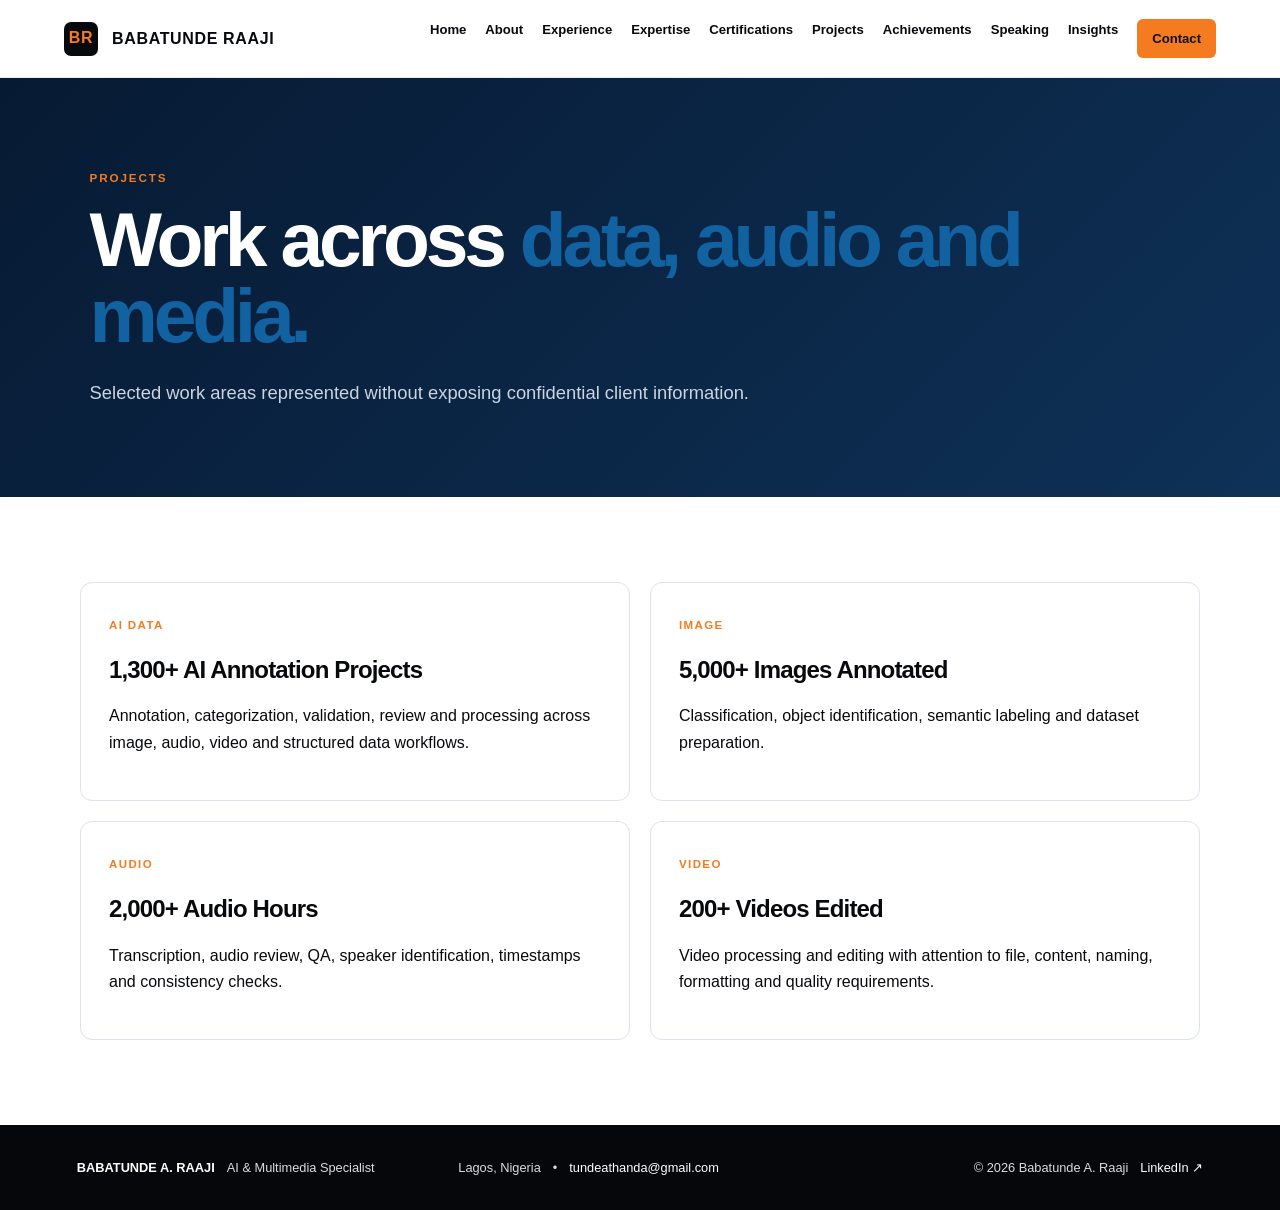
<file: projects.html>
<!doctype html><html lang="en"><head><meta charset="utf-8"><meta name="viewport" content="width=device-width,initial-scale=1">
<meta name="description" content="Project portfolio of Babatunde A. Raaji."><meta name="author" content="Babatunde A. Raaji"><meta property="og:title" content="Projects | Babatunde A. Raaji">
<meta property="og:description" content="Project portfolio of Babatunde A. Raaji."><meta property="og:type" content="website"><title>Projects | Babatunde A. Raaji</title>
<link rel="stylesheet" href="assets/css/style.css"></head><body><header class="site-header">
<a class="brand" href="index.html"><span>BR</span> BABATUNDE RAAJI</a>
<button class="menu-toggle" aria-label="Open navigation">☰</button><nav class="nav"><a href="index.html">Home</a><a href="about.html">About</a><a href="experience.html">Experience</a><a href="expertise.html">Expertise</a><a href="certifications.html">Certifications</a><a href="projects.html">Projects</a><a href="achievements.html">Achievements</a><a href="speaking.html">Speaking</a><a href="insights.html">Insights</a><a href="contact.html">Contact</a></nav></header><main>
<section class="page-hero"><p class="eyebrow">PROJECTS</p><h1>Work across <span>data, audio and media.</span></h1><p class="lead">Selected work areas represented without exposing confidential client information.</p></section>
<section class="section"><div class="grid two">
<article class="project"><span>AI DATA</span><h2>1,300+ AI Annotation Projects</h2><p>Annotation, categorization, validation, review and processing across image, audio, video and structured data workflows.</p></article>
<article class="project"><span>IMAGE</span><h2>5,000+ Images Annotated</h2><p>Classification, object identification, semantic labeling and dataset preparation.</p></article>
<article class="project"><span>AUDIO</span><h2>2,000+ Audio Hours</h2><p>Transcription, audio review, QA, speaker identification, timestamps and consistency checks.</p></article>
<article class="project"><span>VIDEO</span><h2>200+ Videos Edited</h2><p>Video processing and editing with attention to file, content, naming, formatting and quality requirements.</p></article>
</div></section></main><footer class="footer"><div><strong>BABATUNDE A. RAAJI</strong><span>AI &amp; Multimedia Specialist</span></div>
<div><span>Lagos, Nigeria</span><span>•</span><a href="mailto:tundeathanda@gmail.com">tundeathanda@gmail.com</a></div>
<div><span>© 2026 Babatunde A. Raaji</span><a href="https://www.linkedin.com/in/babatunde-raaji-04b175165" target="_blank" rel="noopener">LinkedIn ↗</a></div></footer><script src="assets/js/script.js"></script></body></html>
</file>
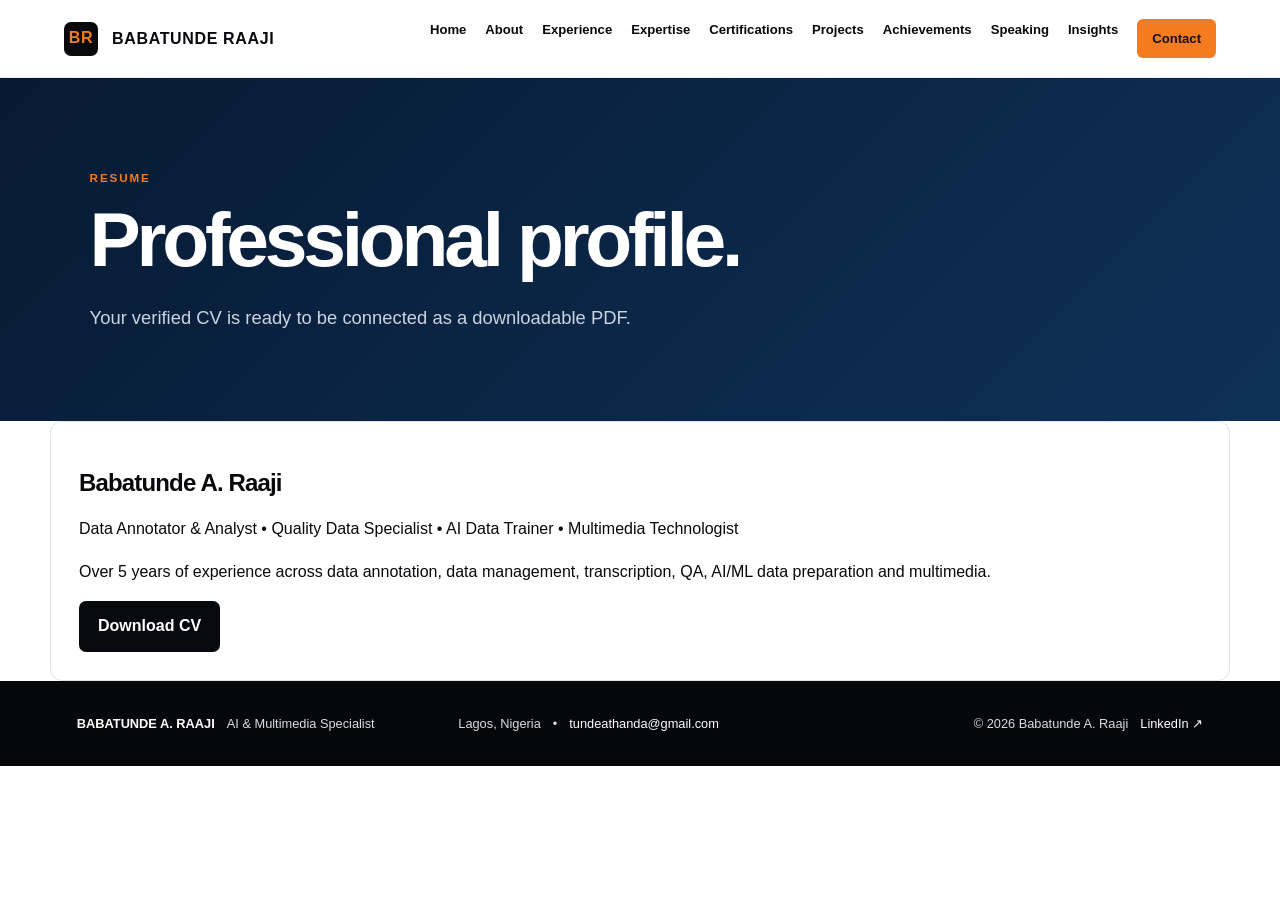
<file: resume.html>
<!doctype html><html lang="en"><head><meta charset="utf-8"><meta name="viewport" content="width=device-width,initial-scale=1">
<meta name="description" content="Resume of Babatunde A. Raaji."><meta name="author" content="Babatunde A. Raaji"><meta property="og:title" content="Resume | Babatunde A. Raaji">
<meta property="og:description" content="Resume of Babatunde A. Raaji."><meta property="og:type" content="website"><title>Resume | Babatunde A. Raaji</title>
<link rel="stylesheet" href="assets/css/style.css"></head><body><header class="site-header">
<a class="brand" href="index.html"><span>BR</span> BABATUNDE RAAJI</a>
<button class="menu-toggle" aria-label="Open navigation">☰</button><nav class="nav"><a href="index.html">Home</a><a href="about.html">About</a><a href="experience.html">Experience</a><a href="expertise.html">Expertise</a><a href="certifications.html">Certifications</a><a href="projects.html">Projects</a><a href="achievements.html">Achievements</a><a href="speaking.html">Speaking</a><a href="insights.html">Insights</a><a href="contact.html">Contact</a></nav></header><main>
<section class="page-hero"><p class="eyebrow">RESUME</p><h1>Professional profile.</h1><p class="lead">Your verified CV is ready to be connected as a downloadable PDF.</p></section>
<section class="section card"><h2>Babatunde A. Raaji</h2><p>Data Annotator &amp; Analyst • Quality Data Specialist • AI Data Trainer • Multimedia Technologist</p>
<p>Over 5 years of experience across data annotation, data management, transcription, QA, AI/ML data preparation and multimedia.</p>
<a class="btn primary" href="assets/documents/Babatunde-Raaji-CV.pdf">Download CV</a></section></main><footer class="footer"><div><strong>BABATUNDE A. RAAJI</strong><span>AI &amp; Multimedia Specialist</span></div>
<div><span>Lagos, Nigeria</span><span>•</span><a href="mailto:tundeathanda@gmail.com">tundeathanda@gmail.com</a></div>
<div><span>© 2026 Babatunde A. Raaji</span><a href="https://www.linkedin.com/in/babatunde-raaji-04b175165" target="_blank" rel="noopener">LinkedIn ↗</a></div></footer><script src="assets/js/script.js"></script></body></html>
</file>
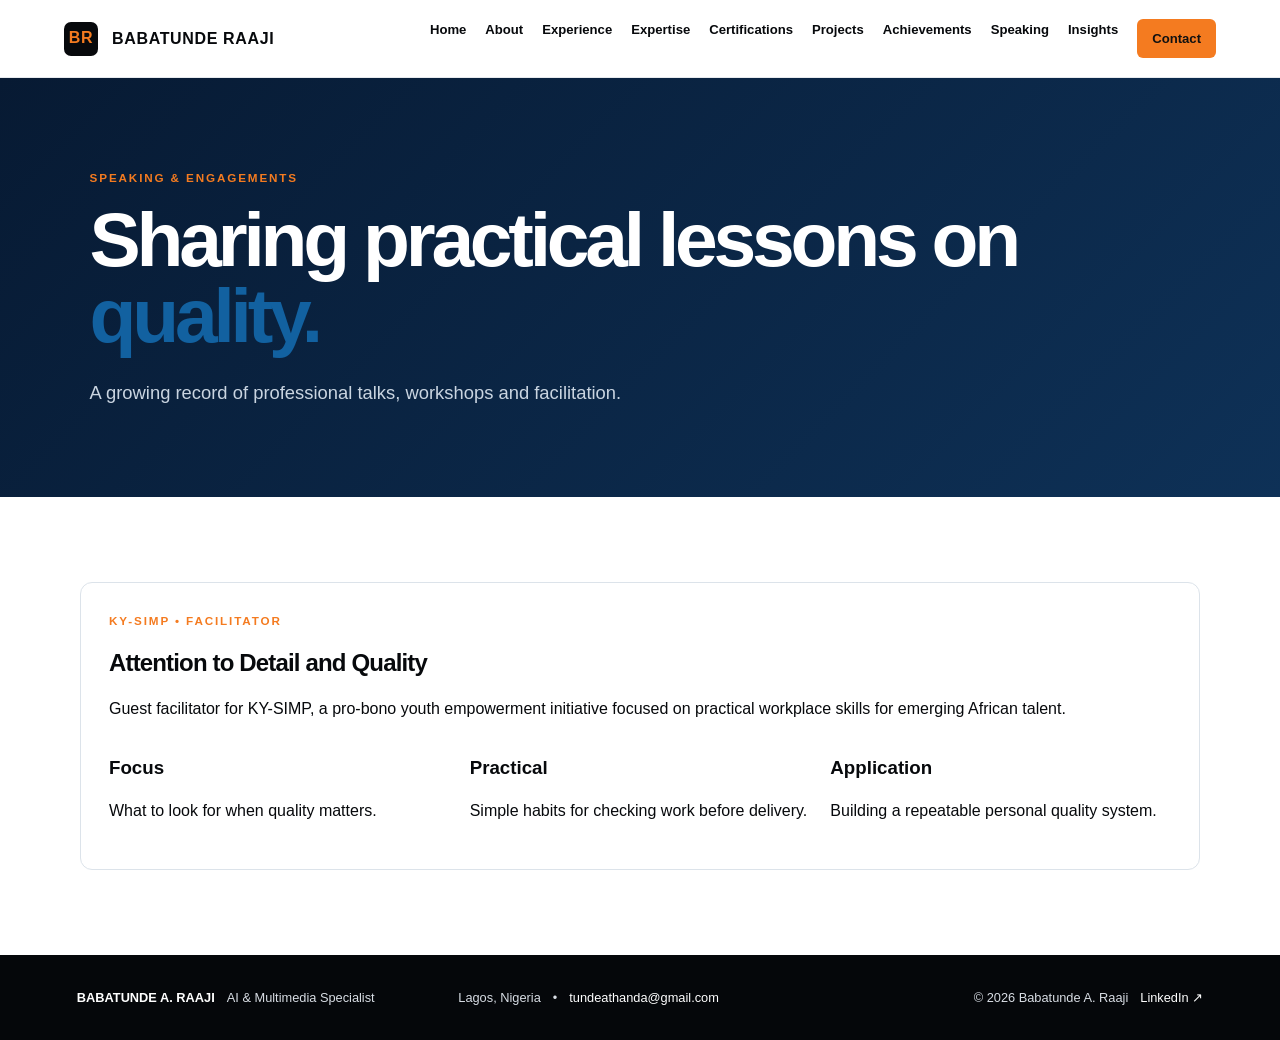
<file: speaking.html>
<!doctype html><html lang="en"><head><meta charset="utf-8"><meta name="viewport" content="width=device-width,initial-scale=1">
<meta name="description" content="Speaking and professional facilitation by Babatunde A. Raaji."><meta name="author" content="Babatunde A. Raaji"><meta property="og:title" content="Speaking | Babatunde A. Raaji">
<meta property="og:description" content="Speaking and professional facilitation by Babatunde A. Raaji."><meta property="og:type" content="website"><title>Speaking | Babatunde A. Raaji</title>
<link rel="stylesheet" href="assets/css/style.css"></head><body><header class="site-header">
<a class="brand" href="index.html"><span>BR</span> BABATUNDE RAAJI</a>
<button class="menu-toggle" aria-label="Open navigation">☰</button><nav class="nav"><a href="index.html">Home</a><a href="about.html">About</a><a href="experience.html">Experience</a><a href="expertise.html">Expertise</a><a href="certifications.html">Certifications</a><a href="projects.html">Projects</a><a href="achievements.html">Achievements</a><a href="speaking.html">Speaking</a><a href="insights.html">Insights</a><a href="contact.html">Contact</a></nav></header><main>
<section class="page-hero"><p class="eyebrow">SPEAKING &amp; ENGAGEMENTS</p><h1>Sharing practical lessons on <span>quality.</span></h1><p class="lead">A growing record of professional talks, workshops and facilitation.</p></section>
<section class="section"><article class="feature"><p class="eyebrow">KY-SIMP • FACILITATOR</p><h2>Attention to Detail and Quality</h2><p>Guest facilitator for KY-SIMP, a pro-bono youth empowerment initiative focused on practical workplace skills for emerging African talent.</p>
<div class="grid three"><div><h3>Focus</h3><p>What to look for when quality matters.</p></div><div><h3>Practical</h3><p>Simple habits for checking work before delivery.</p></div><div><h3>Application</h3><p>Building a repeatable personal quality system.</p></div></div></article></section></main><footer class="footer"><div><strong>BABATUNDE A. RAAJI</strong><span>AI &amp; Multimedia Specialist</span></div>
<div><span>Lagos, Nigeria</span><span>•</span><a href="mailto:tundeathanda@gmail.com">tundeathanda@gmail.com</a></div>
<div><span>© 2026 Babatunde A. Raaji</span><a href="https://www.linkedin.com/in/babatunde-raaji-04b175165" target="_blank" rel="noopener">LinkedIn ↗</a></div></footer><script src="assets/js/script.js"></script></body></html>
</file>
<file: assets/css/style.css>
:root{--black:#07090c;--deep:#071a33;--blue:#1261a0;--orange:#f47b20;--white:#fff;--light:#f4f6f8;--line:#dce3ea;--muted:#667383;--max:1180px}*{box-sizing:border-box}html{scroll-behavior:smooth}body{margin:0;font-family:Inter,Arial,sans-serif;color:var(--black);line-height:1.65}a{text-decoration:none;color:inherit}.site-header{height:78px;padding:0 5%;display:flex;align-items:center;justify-content:space-between;border-bottom:1px solid #e7eaee;position:sticky;top:0;background:#fffffff5;backdrop-filter:blur(12px);z-index:20}.brand{font-weight:900;letter-spacing:.04em}.brand span{display:inline-grid;place-items:center;width:34px;height:34px;background:var(--black);color:var(--orange);border-radius:7px;margin-right:9px}.nav{display:flex;gap:19px;font-size:.82rem;font-weight:750}.nav a:hover{color:var(--blue)}.nav a:last-child{background:var(--orange);padding:9px 15px;border-radius:6px;color:#111}.menu-toggle{display:none;border:0;background:none;font-size:1.6rem}.hero{min-height:640px;padding:75px 7%;display:grid;grid-template-columns:1.1fr .9fr;gap:55px;align-items:center;background:linear-gradient(135deg,#fff,#eef3f8)}h1{font-size:clamp(3rem,6vw,6rem);line-height:.98;letter-spacing:-.055em;margin:15px 0 25px}h1 span,h2 span{color:var(--blue)}h2{line-height:1.1;letter-spacing:-.035em}h3{line-height:1.2}.lead{font-size:1.15rem;color:#536170;max-width:760px}.eyebrow{font-size:.73rem;letter-spacing:.16em;font-weight:900;color:var(--orange);margin:0 0 10px}.actions{display:flex;gap:12px;flex-wrap:wrap;margin:30px 0}.btn{display:inline-flex;padding:12px 19px;border-radius:7px;font-weight:800}.primary{background:var(--black);color:#fff}.primary:hover{background:var(--blue)}.outline{border:1px solid #bcc7d1}.muted{color:var(--muted);font-size:.88rem}.hero-photo{position:relative;display:flex;justify-content:center}.photo-placeholder{width:min(390px,80vw);aspect-ratio:4/5;border-radius:20px;background:linear-gradient(145deg,var(--deep),#164875);color:#fff;display:grid;place-items:center;font-weight:900;font-size:2.5rem;line-height:.95;text-align:center;box-shadow:0 25px 60px #071a3333}.photo-placeholder small{position:absolute;bottom:25px;font-size:.7rem;color:#b8c8d9}.float{position:absolute;right:0;bottom:25px;background:#fff;padding:17px 22px;border-radius:10px;box-shadow:0 15px 45px #0002}.float b{display:block;font-size:1.6rem;color:var(--blue)}.float span{font-size:.72rem;color:var(--muted)}.stats{display:grid;grid-template-columns:repeat(5,1fr);background:var(--black);color:#fff;padding:28px 6%;gap:12px}.stats div{padding:10px 16px;border-right:1px solid #30343b}.stats div:last-child{border:0}.stats b{display:block;font-size:1.8rem;color:var(--orange)}.stats span{font-size:.72rem;color:#c6ccd4}.section{max-width:var(--max);margin:auto;padding:85px 30px}.split{display:grid;grid-template-columns:1fr 1fr;gap:70px}.split h2{font-size:clamp(2.2rem,4vw,3.7rem)}.link{color:var(--blue);font-weight:800}.dark{background:var(--deep);color:#fff;max-width:none}.dark>.grid,.dark>h2,.dark>p,.dark>.eyebrow{max-width:var(--max);margin-left:auto;margin-right:auto}.grid{display:grid;gap:20px}.grid.four{grid-template-columns:repeat(4,1fr)}.grid.three{grid-template-columns:repeat(3,1fr)}.grid.two{grid-template-columns:repeat(2,1fr)}.card,.project,.feature{border:1px solid var(--line);padding:28px;border-radius:12px;background:#fff}.dark .grid article{background:#ffffff0b;border-color:#ffffff1c;padding:28px;border-radius:12px}.dark article b{color:var(--orange)}.quote{text-align:center;max-width:900px}.quote blockquote{font-size:clamp(2rem,4vw,3.5rem);font-weight:850;line-height:1.1;letter-spacing:-.04em}.page-hero{padding:90px 7% 70px;background:linear-gradient(135deg,var(--deep),#0e3157);color:#fff}.page-hero .lead{color:#cad5e1}.prose{max-width:920px}.prose p{color:#536170;font-size:1.04rem}.timeline{max-width:900px}.timeline article{padding:0 0 45px 35px;border-left:2px solid #d9e0e8;position:relative}.timeline article:before{content:"";position:absolute;left:-9px;top:4px;width:14px;height:14px;border-radius:50%;background:var(--orange)}.timeline span,.project>span,.card>span{font-size:.72rem;color:var(--orange);font-weight:900;letter-spacing:.12em}.timeline li{margin:7px 0;color:#536170}.achievement-grid{display:grid;grid-template-columns:repeat(3,1fr);gap:20px}.achievement-grid div{padding:30px;background:var(--black);color:#fff;border-radius:12px}.achievement-grid b{display:block;font-size:2.7rem;color:var(--orange)}.achievement-grid span{color:#cbd1d8}.contact-grid{display:grid;grid-template-columns:1fr 1fr;gap:25px}.contact{display:block;padding:20px 0;border-bottom:1px solid var(--line)}.contact small{display:block;color:var(--muted)}.contact b{font-size:1.03rem}.notice{margin-top:30px;padding:16px 18px;background:#fff8f2;border-left:4px solid var(--orange);color:#5b6572}.footer{background:#05070a;color:#d8dde4;padding:32px 6%;display:grid;grid-template-columns:1fr 1fr 1fr;gap:18px;font-size:.8rem}.footer div{display:flex;gap:12px;align-items:center}.footer div:last-child{justify-content:flex-end}.footer strong{color:#fff}.footer a{color:#fff}.centered{text-align:center}
@media(max-width:1050px){.nav{gap:12px;font-size:.74rem}.grid.four{grid-template-columns:repeat(2,1fr)}.stats{grid-template-columns:repeat(3,1fr)}}@media(max-width:800px){.menu-toggle{display:block}.nav{display:none;position:absolute;top:78px;left:0;right:0;background:#fff;padding:20px 6%;flex-direction:column;box-shadow:0 15px 40px #0002}.nav.open{display:flex}.hero{grid-template-columns:1fr;padding:60px 6%}.hero-photo{order:-1}.split,.contact-grid,.grid.two,.grid.three,.achievement-grid{grid-template-columns:1fr}.stats{grid-template-columns:repeat(2,1fr)}.footer{grid-template-columns:1fr}.footer div:last-child{justify-content:flex-start}}@media(max-width:480px){h1{font-size:3rem}.section,.page-hero{padding-left:20px;padding-right:20px}.grid.four{grid-template-columns:1fr}.stats{padding:20px 12px}.float{right:0}}
.photo-frame{width:min(390px,80vw);aspect-ratio:4/5;border-radius:20px;overflow:hidden;background:var(--deep);box-shadow:0 25px 60px #071a3333;border:5px solid #fff}.photo-frame img{width:100%;height:100%;display:block;object-fit:cover;object-position:center center}
/* Certification gallery and contact work list */
.cert-grid{display:grid;grid-template-columns:repeat(2,minmax(0,1fr));gap:28px}.cert-card{background:#fff;border:1px solid var(--line);border-radius:16px;overflow:hidden;box-shadow:0 14px 35px #071a3310;display:flex;flex-direction:column}.cert-image{width:100%;aspect-ratio:16/10;background:var(--light);display:block;overflow:hidden}.cert-image img{width:100%;height:100%;object-fit:cover;display:block;transition:transform .3s ease}.cert-image:hover img{transform:scale(1.025)}.cert-body{padding:26px}.cert-date{font-size:.72rem;font-weight:900;letter-spacing:.12em;color:var(--orange)}.cert-body h2{margin:.5rem 0 .35rem}.cert-body h3{margin:0 0 1rem;color:#4f6274;font-size:.95rem}.cert-body p{color:#5b6d7e}.credential-id{font-size:.85rem!important;word-break:break-word}.cert-actions{display:flex;align-items:center;gap:16px;flex-wrap:wrap;margin-top:12px}.text-link{color:var(--blue);font-weight:800;font-size:.84rem}.button{display:inline-block;background:var(--black);color:#fff;border-radius:7px;font-weight:800}.button.small{padding:10px 15px;font-size:.78rem}.cert-card-text{justify-content:center}.cert-icon{height:180px;background:linear-gradient(135deg,var(--deep),#164875);color:#fff;display:grid;place-items:center;font-size:3.2rem;font-weight:900}.work-card h2{margin-bottom:18px}.work-list{list-style:none;padding:0;margin:0 0 22px;display:grid;gap:11px}.work-list li{position:relative;padding-left:25px;color:#e8eef5}.work-list li:before{content:"";position:absolute;left:0;top:.67em;width:8px;height:8px;border-radius:50%;background:var(--orange);box-shadow:0 0 0 4px #f39a261c}
@media(max-width:800px){.cert-grid{grid-template-columns:1fr}}
</file>
